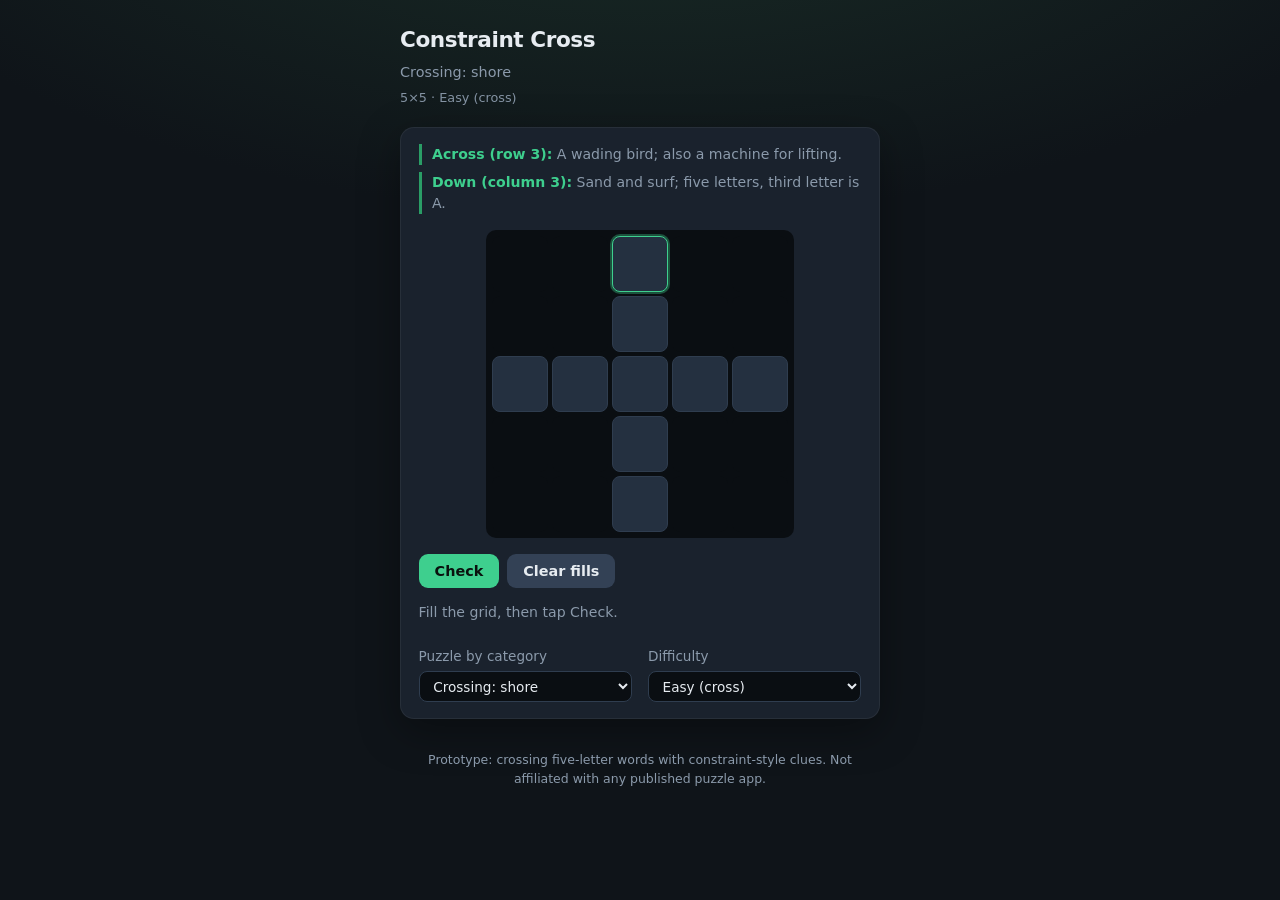
<file: Puzzle/index.html>
<!DOCTYPE html>
<html lang="en">
  <head>
    <meta charset="UTF-8" />
    <meta name="viewport" content="width=device-width, initial-scale=1" />
    <title>Constraint Cross — prototype</title>
    <link rel="stylesheet" href="css/style.css" />
  </head>
  <body>
    <main>
      <header>
        <h1>Constraint Cross</h1>
        <p id="puzzle-title">Loading…</p>
        <p id="puzzle-subtitle" class="subtitle" aria-live="polite"></p>
      </header>

      <section class="panel" aria-label="Puzzle">
        <ul id="clues" class="clues"></ul>
        <div class="grid-wrap">
          <div id="grid" class="grid" role="grid" aria-label="Letter grid"></div>
        </div>
        <div class="actions">
          <button type="button" id="btn-check">Check</button>
          <button type="button" class="secondary" id="btn-clear">Clear fills</button>
        </div>
        <p id="status" class="status" role="status"></p>
        <div class="puzzle-pickers" role="group" aria-label="Puzzle and difficulty">
          <div class="picker-field">
            <label for="puzzle-select">Puzzle by category</label>
            <select id="puzzle-select" aria-label="Choose puzzle"></select>
          </div>
          <div class="picker-field">
            <label for="difficulty-select">Difficulty</label>
            <select id="difficulty-select" aria-label="Choose difficulty"></select>
          </div>
        </div>
      </section>

      <footer>
        Prototype: crossing five-letter words with constraint-style clues. Not affiliated with any published puzzle app.
      </footer>
    </main>
    <script type="module" src="js/app.js"></script>
  </body>
</html>
</file>
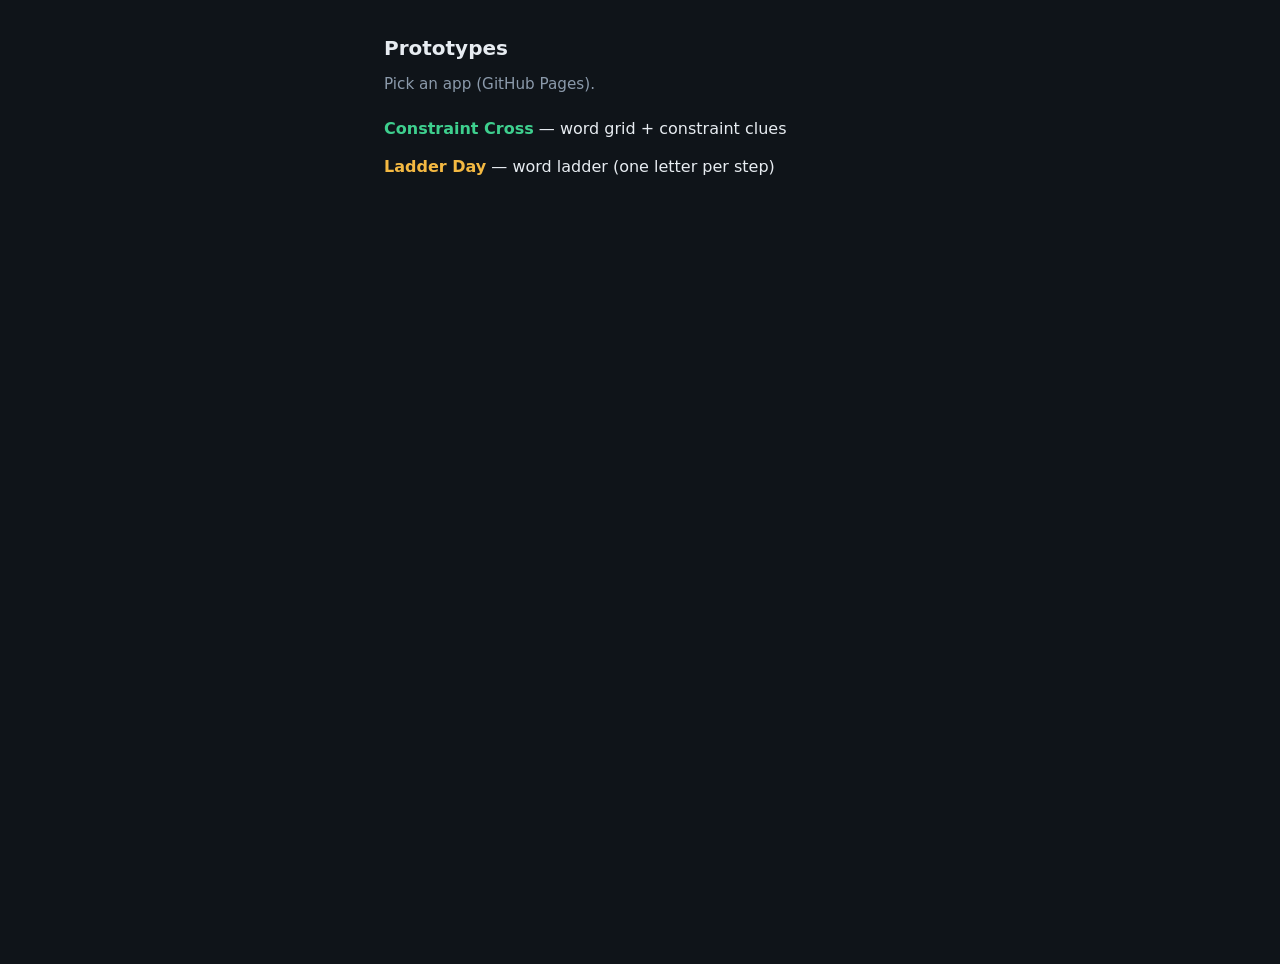
<file: .github/pages-root/index.html>
<!DOCTYPE html>
<html lang="en">
  <head>
    <meta charset="UTF-8" />
    <meta name="viewport" content="width=device-width, initial-scale=1" />
    <title>DeeBlazewick UX — prototypes</title>
    <style>
      :root {
        --bg: #0f1419;
        --text: #e7ecf1;
        --muted: #8b9aab;
        --link: #3ecf8e;
        --link2: #f4b942;
        --font: system-ui, sans-serif;
      }
      body {
        margin: 0;
        min-height: 100vh;
        font-family: var(--font);
        background: var(--bg);
        color: var(--text);
        line-height: 1.6;
        padding: 2rem 1.25rem;
      }
      main {
        max-width: 32rem;
        margin: 0 auto;
      }
      h1 {
        font-size: 1.25rem;
        font-weight: 650;
        margin: 0 0 0.5rem;
      }
      p {
        color: var(--muted);
        font-size: 0.95rem;
        margin: 0 0 1.25rem;
      }
      ul {
        list-style: none;
        padding: 0;
        margin: 0;
      }
      li {
        margin-bottom: 0.75rem;
      }
      a {
        color: var(--link);
        font-weight: 600;
        text-decoration: none;
      }
      a:hover {
        text-decoration: underline;
      }
      a.alt {
        color: var(--link2);
      }
    </style>
  </head>
  <body>
    <main>
      <h1>Prototypes</h1>
      <p>Pick an app (GitHub Pages).</p>
      <ul>
        <li><a href="puzzle/">Constraint Cross</a> — word grid + constraint clues</li>
        <li><a class="alt" href="ladderday/">Ladder Day</a> — word ladder (one letter per step)</li>
      </ul>
    </main>
  </body>
</html>
</file>
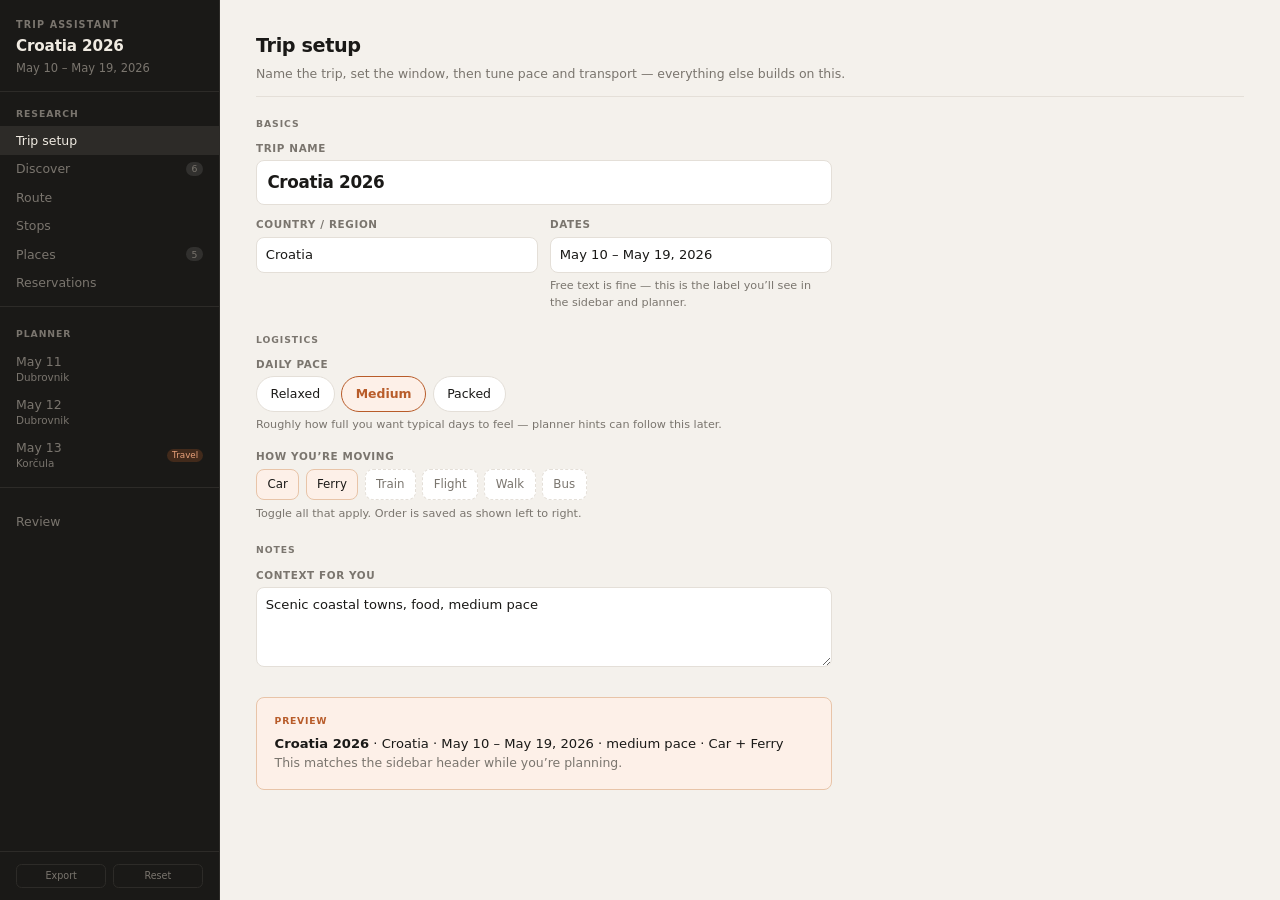
<file: Trip Assistant/prototype-v2.html>
<!DOCTYPE html>
<html lang="en">
<head>
  <meta charset="utf-8" />
  <meta name="viewport" content="width=device-width,initial-scale=1" />
  <title>Trip Assistant v2</title>
  <style>
    :root {
      --sidebar: #1a1917;
      --sidebar-border: #2d2b28;
      --sidebar-muted: #7a756e;
      --sidebar-text: #e2ddd6;
      --sidebar-active-bg: #2d2b28;
      --sidebar-active-text: #f0ebe2;
      --bg: #f4f1ec;
      --surface: #ffffff;
      --border: #e4dfd8;
      --text: #1a1917;
      --muted: #7a756e;
      --accent: #b85c2a;
      --accent-light: #fdf0e8;
      --accent-border: #e8c4a8;
      --green: #2d6a4f;
      --green-light: #ecf7f0;
      --amber-light: #fdf6e3;
      --amber-border: #f0d98a;
      --radius: 0.5rem;
      --shadow: 0 1px 3px rgba(26,25,23,0.07);
    }
    * { box-sizing: border-box; margin: 0; padding: 0; }
    body {
      font-family: ui-sans-serif, system-ui, -apple-system, sans-serif;
      background: var(--bg);
      color: var(--text);
      font-size: 14px;
      line-height: 1.5;
      height: 100vh;
      display: flex;
      overflow: hidden;
    }

    /* ── Sidebar ── */
    .sidebar {
      width: 220px;
      min-width: 220px;
      background: var(--sidebar);
      color: var(--sidebar-text);
      display: flex;
      flex-direction: column;
      height: 100vh;
      overflow-y: auto;
      border-right: 1px solid var(--sidebar-border);
    }
    .sidebar-brand {
      padding: 1.1rem 1rem 0.9rem;
      border-bottom: 1px solid var(--sidebar-border);
    }
    .sidebar-brand .app-name {
      font-size: 0.6rem;
      font-weight: 700;
      letter-spacing: 0.12em;
      text-transform: uppercase;
      color: var(--sidebar-muted);
    }
    .sidebar-brand .trip-name {
      font-size: 0.95rem;
      font-weight: 600;
      color: var(--sidebar-active-text);
      margin-top: 0.2rem;
      letter-spacing: -0.01em;
    }
    .sidebar-brand .trip-dates {
      font-size: 0.72rem;
      color: var(--sidebar-muted);
      margin-top: 0.1rem;
    }
    .sidebar-section {
      padding: 0.9rem 0 0.25rem;
    }
    .sidebar-section-label {
      font-size: 0.58rem;
      font-weight: 700;
      letter-spacing: 0.1em;
      text-transform: uppercase;
      color: var(--sidebar-muted);
      padding: 0 1rem 0.35rem;
    }
    .nav-item {
      display: flex;
      align-items: center;
      justify-content: space-between;
      gap: 0.4rem;
      padding: 0.42rem 1rem;
      font-size: 0.78rem;
      color: var(--sidebar-muted);
      cursor: pointer;
      border-radius: 0;
      border: none;
      background: transparent;
      font-family: inherit;
      width: 100%;
      text-align: left;
    }
    .nav-item:hover { color: var(--sidebar-text); background: rgba(255,255,255,0.04); }
    .nav-item.is-active { color: var(--sidebar-active-text); background: var(--sidebar-active-bg); }
    .nav-item:focus-visible { outline: 2px solid var(--accent); outline-offset: -2px; }
    .nav-item .nav-badge {
      font-size: 0.58rem;
      background: rgba(255,255,255,0.1);
      color: var(--sidebar-muted);
      padding: 0.1rem 0.35rem;
      border-radius: 999px;
    }
    .nav-item.is-active .nav-badge { background: rgba(255,255,255,0.15); color: var(--sidebar-text); }
    .nav-day-stop { font-size: 0.65rem; color: var(--sidebar-muted); }
    .nav-travel-badge {
      font-size: 0.55rem;
      padding: 0.08rem 0.3rem;
      background: rgba(184,92,42,0.25);
      color: #e8a07a;
      border-radius: 999px;
    }
    .sidebar-divider { border-top: 1px solid var(--sidebar-border); margin: 0.35rem 0; }
    .sidebar-footer {
      margin-top: auto;
      padding: 0.75rem 1rem;
      border-top: 1px solid var(--sidebar-border);
      display: flex;
      gap: 0.4rem;
    }
    .sidebar-footer button {
      flex: 1;
      font-size: 0.6rem;
      padding: 0.35rem 0;
      border-radius: 0.35rem;
      border: 1px solid var(--sidebar-border);
      background: transparent;
      color: var(--sidebar-muted);
      cursor: pointer;
      font-family: inherit;
    }
    .sidebar-footer button:hover { color: var(--sidebar-text); border-color: #4a4640; }

    /* ── Main ── */
    .main {
      flex: 1;
      overflow-y: auto;
      padding: 2rem 2.25rem 3rem;
      min-width: 0;
    }
    .panel { display: none; }
    .panel.is-active { display: block; animation: fadein 0.1s ease; }
    @keyframes fadein { from { opacity: 0; } to { opacity: 1; } }

    .panel-header {
      margin-bottom: 1.25rem;
      padding-bottom: 0.75rem;
      border-bottom: 1px solid var(--border);
    }
    .panel-header h1 {
      font-size: 1.2rem;
      font-weight: 600;
      letter-spacing: -0.02em;
    }
    .panel-header p {
      font-size: 0.78rem;
      color: var(--muted);
      margin-top: 0.25rem;
    }

    /* ── Generic atoms ── */
    .row2 { display: grid; grid-template-columns: 1fr 1fr; gap: 0.75rem; }
    .col-full { grid-column: 1 / -1; }

    label {
      display: block;
      font-size: 0.65rem;
      font-weight: 700;
      text-transform: uppercase;
      letter-spacing: 0.06em;
      color: var(--muted);
      margin-bottom: 0.25rem;
    }
    input, textarea, select {
      width: 100%;
      border: 1px solid var(--border);
      border-radius: var(--radius);
      padding: 0.45rem 0.55rem;
      font: inherit;
      font-size: 0.82rem;
      background: var(--surface);
      color: var(--text);
    }
    input:focus-visible, textarea:focus-visible, select:focus-visible {
      outline: 2px solid var(--accent);
      outline-offset: 0;
      border-color: transparent;
    }
    textarea { min-height: 80px; resize: vertical; }

    .btn {
      display: inline-flex;
      align-items: center;
      gap: 0.35rem;
      font: inherit;
      font-size: 0.75rem;
      font-weight: 500;
      padding: 0.4rem 0.75rem;
      border-radius: var(--radius);
      border: 1px solid var(--border);
      background: var(--surface);
      color: var(--text);
      cursor: pointer;
    }
    .btn:hover { background: var(--bg); }
    .btn:focus-visible { outline: 2px solid var(--accent); outline-offset: 2px; }
    .btn:disabled { opacity: 0.4; cursor: not-allowed; }
    .btn-accent {
      background: var(--accent);
      color: #fff;
      border-color: var(--accent);
    }
    .btn-accent:hover { opacity: 0.9; background: var(--accent); }

    .chip {
      display: inline-block;
      font-size: 0.62rem;
      font-weight: 600;
      padding: 0.12rem 0.45rem;
      border-radius: 999px;
      border: 1px solid var(--border);
      background: var(--bg);
      color: var(--muted);
    }
    .chip-must { background: var(--text); color: #fff; border-color: var(--text); }
    .chip-want { background: #e8e4dc; color: #4a4640; border-color: #d4cfc7; }
    .chip-maybe { background: var(--surface); color: var(--muted); }
    .chip-accent { background: var(--accent-light); color: var(--accent); border-color: var(--accent-border); }
    .chip-green { background: var(--green-light); color: var(--green); border-color: #b7dfcb; }

    /* ── Discover ── */
    .discover-filters { display: flex; flex-wrap: wrap; gap: 0.35rem; margin-bottom: 0.9rem; }
    .discover-filters button {
      font: inherit; font-size: 0.7rem; font-weight: 500;
      padding: 0.3rem 0.6rem;
      border-radius: 999px;
      border: 1px solid var(--border);
      background: var(--surface);
      color: var(--muted);
      cursor: pointer;
    }
    .discover-filters button:hover { color: var(--text); border-color: #c8c3ba; }
    .discover-filters button:focus-visible { outline: 2px solid var(--accent); outline-offset: 2px; }
    .discover-filters button[data-active="true"] {
      background: var(--accent); color: #fff; border-color: var(--accent);
    }
    .rec-grid { display: grid; grid-template-columns: repeat(auto-fill, minmax(280px, 1fr)); gap: 0.65rem; }
    .rec-card { background: var(--surface); border: 1px solid var(--border); border-radius: var(--radius); padding: 0.85rem 0.9rem; }
    .rec-card[hidden] { display: none !important; }
    .rec-card.is-saved { display: none !important; }
    .rec-card-top { display: flex; align-items: flex-start; justify-content: space-between; gap: 0.5rem; }
    .rec-title { font-size: 0.85rem; font-weight: 600; line-height: 1.3; }
    .rec-meta { font-size: 0.72rem; color: var(--muted); margin-top: 0.15rem; }
    .rec-why { font-size: 0.75rem; color: #5a5550; margin-top: 0.4rem; line-height: 1.4; }
    .rec-tags { display: flex; flex-wrap: wrap; gap: 0.25rem; margin-top: 0.5rem; }
    .rec-save { margin-top: 0.6rem; padding-top: 0.5rem; border-top: 1px solid #f4f1ec; display: flex; justify-content: flex-end; }
    .detour-badge { font-size: 0.58rem; font-weight: 700; text-transform: uppercase; letter-spacing: 0.05em; color: var(--muted); white-space: nowrap; margin-top: 0.1rem; }
    #discover-empty { display: none; font-size: 0.8rem; color: var(--muted); padding: 1.5rem; text-align: center; border: 1px dashed var(--border); border-radius: var(--radius); }
    #discover-empty.is-visible { display: block; }

    /* ── Routes ── */
    .route-grid { display: grid; grid-template-columns: repeat(3, 1fr); gap: 0.65rem; }
    .route-card {
      border: 1px solid var(--border);
      border-radius: var(--radius);
      background: var(--surface);
      padding: 0.85rem 0.9rem;
      cursor: pointer;
    }
    .route-card:focus-visible { outline: 2px solid var(--accent); outline-offset: 2px; }
    .route-card.is-selected { border-color: var(--accent); background: var(--accent-light); }
    .route-card h3 { font-size: 0.85rem; font-weight: 600; }
    .route-path { font-size: 0.72rem; font-weight: 600; color: var(--text); margin: 0.3rem 0; }
    .route-desc { font-size: 0.75rem; color: var(--muted); }
    .route-detail { margin-top: 0.9rem; padding: 0.85rem 1rem; border: 1px solid var(--border); border-radius: var(--radius); background: var(--surface); }
    .route-detail h3 { font-size: 0.82rem; font-weight: 600; margin-bottom: 0.6rem; }
    .detail-cols { display: grid; grid-template-columns: 1fr 1fr; gap: 1rem; }
    .detail-cols ul { list-style: disc; padding-left: 1rem; font-size: 0.78rem; }
    .detail-cols li { margin: 0.2rem 0; }
    .detail-label { font-size: 0.6rem; font-weight: 700; text-transform: uppercase; letter-spacing: 0.06em; color: var(--muted); margin-bottom: 0.3rem; }
    .detail-cons li { color: var(--muted); }

    /* ── Stops ── */
    .stop-list { border: 1px solid var(--border); border-radius: var(--radius); overflow: hidden; background: var(--surface); }
    .stop-row {
      display: grid;
      grid-template-columns: 2rem 1.5fr 0.8fr 1fr 1fr;
      gap: 0.5rem;
      align-items: center;
      padding: 0.7rem 0.9rem;
      border-bottom: 1px solid var(--border);
      font-size: 0.8rem;
    }
    .stop-row:last-child { border-bottom: none; }
    .stop-row.header {
      background: var(--bg);
      font-size: 0.6rem;
      font-weight: 700;
      text-transform: uppercase;
      letter-spacing: 0.06em;
      color: var(--muted);
    }
    .stop-num { font-size: 0.7rem; font-weight: 700; color: var(--muted); font-variant-numeric: tabular-nums; }
    .stop-name { font-weight: 600; }
    .stop-cell { color: var(--muted); font-size: 0.76rem; }
    .stop-glance { margin-top: 0.9rem; display: grid; grid-template-columns: repeat(3, 1fr); gap: 0.65rem; }
    .glance-card { background: var(--surface); border: 1px solid var(--border); border-radius: var(--radius); padding: 0.65rem 0.75rem; }
    .glance-card h4 { font-size: 0.78rem; font-weight: 600; }
    .glance-card p { font-size: 0.72rem; color: var(--muted); margin-top: 0.15rem; }

    /* ── Places ── */
    .places-toolbar { display: flex; gap: 0.5rem; align-items: center; margin-bottom: 0.75rem; }
    .places-toolbar input { max-width: 18rem; }
    .place-list { border: 1px solid var(--border); border-radius: var(--radius); overflow: hidden; background: var(--surface); }
    .place-row-item {
      display: grid;
      grid-template-columns: 2fr 0.9fr 0.6fr 0.6fr 1fr;
      gap: 0.5rem;
      align-items: center;
      padding: 0.58rem 0.9rem;
      border-bottom: 1px solid #f4f1ec;
      font-size: 0.78rem;
    }
    .place-row-item:last-child { border-bottom: none; }
    .place-row-item.header {
      background: var(--bg);
      font-size: 0.6rem;
      font-weight: 700;
      text-transform: uppercase;
      letter-spacing: 0.06em;
      color: var(--muted);
      padding: 0.45rem 0.9rem;
    }
    .place-row-item[hidden] { display: none !important; }
    .place-name { font-weight: 500; }
    .place-cell { color: var(--muted); }
    .quick-add-bar { margin-top: 0.9rem; background: var(--surface); border: 1px solid var(--border); border-radius: var(--radius); padding: 0.75rem 0.9rem; }
    .quick-add-bar h4 { font-size: 0.75rem; font-weight: 600; margin-bottom: 0.55rem; }
    .quick-row { display: grid; grid-template-columns: 1.5fr 0.9fr 0.7fr auto; gap: 0.5rem; align-items: end; }

    /* ── Reservations ── */
    .res-list { display: flex; flex-direction: column; gap: 0.5rem; }
    .res-row { display: grid; grid-template-columns: 5rem 5rem 1.5fr 1fr 0.8fr; gap: 0.75rem; align-items: center; background: var(--surface); border: 1px solid var(--border); border-radius: var(--radius); padding: 0.65rem 0.9rem; font-size: 0.8rem; }
    .res-date { font-weight: 600; font-size: 0.8rem; }
    .res-time { color: var(--muted); }
    .res-title { font-weight: 500; }
    .res-stop { color: var(--muted); }

    /* ── Planner (day view) ── */
    .day-header { margin-bottom: 1rem; }
    .day-header h1 { font-size: 1.15rem; font-weight: 600; }
    .day-header .day-base { font-size: 0.8rem; color: var(--muted); margin-top: 0.1rem; }
    .travel-notice { font-size: 0.75rem; color: #92400e; background: var(--amber-light); border: 1px solid var(--amber-border); border-radius: var(--radius); padding: 0.4rem 0.65rem; margin-bottom: 0.75rem; }
    .bucket-cols { display: grid; grid-template-columns: repeat(3, 1fr); gap: 0.65rem; margin-bottom: 0.9rem; }
    .bucket {
      border: 1px solid var(--border);
      border-radius: var(--radius);
      background: var(--surface);
      overflow: hidden;
    }
    .bucket-head {
      background: var(--bg);
      border-bottom: 1px solid var(--border);
      padding: 0.5rem 0.75rem;
      display: flex;
      align-items: center;
      justify-content: space-between;
    }
    .bucket-head-label { font-size: 0.65rem; font-weight: 700; text-transform: uppercase; letter-spacing: 0.07em; color: var(--muted); }
    .bucket-head-hint { font-size: 0.6rem; color: #b0a89e; }
    .bucket-count { font-size: 0.6rem; color: var(--muted); background: var(--border); padding: 0.08rem 0.35rem; border-radius: 999px; }
    .bucket-items { padding: 0.4rem 0; min-height: 3rem; }
    .bucket-item { display: flex; align-items: flex-start; justify-content: space-between; gap: 0.4rem; padding: 0.35rem 0.75rem; font-size: 0.75rem; border-bottom: 1px solid #f4f1ec; }
    .bucket-item:last-child { border-bottom: none; }
    .bucket-item-text { flex: 1; min-width: 0; }
    .bucket-item-time { font-size: 0.65rem; font-weight: 600; font-variant-numeric: tabular-nums; color: var(--muted); width: 2.5rem; flex-shrink: 0; }
    .bucket-item-kind { font-size: 0.55rem; background: var(--bg); color: var(--muted); padding: 0.08rem 0.3rem; border-radius: 999px; white-space: nowrap; }
    .bucket-empty { padding: 0.6rem 0.75rem; font-size: 0.72rem; color: #b0a89e; }
    .rm-btn { border: none; background: transparent; color: #b0a89e; cursor: pointer; font-size: 0.85rem; line-height: 1; padding: 0 0.15rem; flex-shrink: 0; }
    .rm-btn:hover { color: #b91c1c; }
    .bucket-dyn-wrap { padding: 0; }

    .planner-bottom { display: grid; grid-template-columns: 1fr auto; gap: 0.75rem; align-items: start; }
    .available-panel { background: var(--surface); border: 1px solid var(--border); border-radius: var(--radius); padding: 0.75rem 0.85rem; min-width: 220px; }
    .available-panel h4 { font-size: 0.65rem; font-weight: 700; text-transform: uppercase; letter-spacing: 0.07em; color: var(--muted); margin-bottom: 0.5rem; }
    .avail-item { display: flex; align-items: center; justify-content: space-between; gap: 0.5rem; padding: 0.4rem 0; border-bottom: 1px solid #f4f1ec; font-size: 0.75rem; }
    .avail-item:last-child { border-bottom: none; }
    .rebuild-bar { display: flex; align-items: center; gap: 0.5rem; }

    /* ── Review ── */
    .review-checks { display: flex; flex-direction: column; gap: 0.5rem; }
    .check-row { display: flex; align-items: flex-start; gap: 0.65rem; padding: 0.65rem 0.85rem; border-radius: var(--radius); border: 1px solid var(--border); background: var(--surface); font-size: 0.8rem; }
    .check-icon { font-size: 1rem; flex-shrink: 0; margin-top: 0.05rem; }
    .check-title { font-weight: 600; margin-bottom: 0.1rem; }
    .check-desc { font-size: 0.73rem; color: var(--muted); }
    .check-row.is-warn { border-color: var(--amber-border); background: var(--amber-light); }
    .check-row.is-ok { border-color: #b7dfcb; background: var(--green-light); }
    .flow-note { margin-top: 1.1rem; font-size: 0.72rem; color: var(--muted); line-height: 1.6; border-left: 2px solid var(--border); padding-left: 0.75rem; }

    /* ── Trip setup ── */
    .label-row {
      display: block;
      font-size: 0.65rem;
      font-weight: 700;
      text-transform: uppercase;
      letter-spacing: 0.06em;
      color: var(--muted);
      margin-bottom: 0.25rem;
    }
    .trip-setup { max-width: 36rem; }
    .trip-setup-section { margin-bottom: 1.35rem; }
    .trip-setup-section:last-of-type { margin-bottom: 0; }
    .trip-setup-title {
      font-size: 0.58rem;
      font-weight: 700;
      letter-spacing: 0.1em;
      text-transform: uppercase;
      color: var(--muted);
      margin-bottom: 0.65rem;
    }
    .trip-name-hero input {
      font-size: 1.05rem;
      font-weight: 600;
      letter-spacing: -0.02em;
      padding: 0.55rem 0.65rem;
    }
    .field-hint {
      font-size: 0.7rem;
      color: var(--muted);
      margin-top: 0.35rem;
      line-height: 1.45;
    }
    .pace-seg {
      display: flex;
      flex-wrap: wrap;
      gap: 0.4rem;
    }
    .pace-btn {
      font: inherit;
      font-size: 0.78rem;
      padding: 0.45rem 0.85rem;
      border-radius: 999px;
      border: 1px solid var(--border);
      background: var(--surface);
      color: var(--text);
      cursor: pointer;
    }
    .pace-btn:hover { border-color: #c9c2b8; background: var(--bg); }
    .pace-btn[aria-pressed="true"] {
      border-color: var(--accent);
      background: var(--accent-light);
      color: var(--accent);
      font-weight: 600;
    }
    .pace-btn:focus-visible { outline: 2px solid var(--accent); outline-offset: 2px; }
    .transport-chips { display: flex; flex-wrap: wrap; gap: 0.4rem; }
    .transport-btn {
      font: inherit;
      font-size: 0.74rem;
      padding: 0.35rem 0.65rem;
      border-radius: var(--radius);
      border: 1px dashed var(--border);
      background: var(--surface);
      color: var(--muted);
      cursor: pointer;
    }
    .transport-btn:hover { color: var(--text); border-color: #c9c2b8; border-style: solid; }
    .transport-btn[aria-pressed="true"] {
      border-style: solid;
      border-color: var(--accent-border);
      background: var(--accent-light);
      color: var(--text);
      font-weight: 500;
    }
    .transport-btn:focus-visible { outline: 2px solid var(--accent); outline-offset: 2px; }
    .trip-preview {
      margin-top: 1.5rem;
      padding: 1rem 1.1rem;
      border-radius: var(--radius);
      border: 1px solid var(--accent-border);
      background: var(--accent-light);
    }
    .trip-preview-label {
      font-size: 0.58rem;
      font-weight: 700;
      letter-spacing: 0.08em;
      text-transform: uppercase;
      color: var(--accent);
      margin-bottom: 0.35rem;
    }
    .trip-preview-body { font-size: 0.82rem; line-height: 1.5; color: var(--text); }
    .trip-preview-body .muted { color: var(--muted); font-size: 0.78rem; }

    /* ── Toast ── */
    .toast { position: fixed; bottom: 1rem; right: 1rem; background: var(--sidebar); color: var(--sidebar-text); font-size: 0.78rem; padding: 0.55rem 0.85rem; border-radius: var(--radius); opacity: 0; transform: translateY(6px); pointer-events: none; transition: opacity 0.18s, transform 0.18s; z-index: 999; }
    .toast.is-on { opacity: 1; transform: translateY(0); }
  </style>
</head>
<body>

  <!-- SIDEBAR -->
  <nav class="sidebar" aria-label="Navigation">
    <div class="sidebar-brand">
      <p class="app-name">Trip Assistant</p>
      <p class="trip-name" id="sb-trip-name">Croatia 2026</p>
      <p class="trip-dates" id="sb-trip-dates">May 10 – May 19, 2026</p>
    </div>

    <div class="sidebar-section">
      <p class="sidebar-section-label">Research</p>
      <button class="nav-item" data-view="trip">Trip setup</button>
      <button class="nav-item" data-view="discover">Discover <span class="nav-badge" id="sb-disc-count">6</span></button>
      <button class="nav-item" data-view="route">Route</button>
      <button class="nav-item" data-view="stops">Stops</button>
      <button class="nav-item" data-view="places">Places <span class="nav-badge" id="sb-places-count">5</span></button>
      <button class="nav-item" data-view="reservations">Reservations</button>
    </div>

    <div class="sidebar-divider"></div>

    <div class="sidebar-section">
      <p class="sidebar-section-label">Planner</p>
      <button class="nav-item" data-view="day-may11">
        <span>
          May 11<br><span class="nav-day-stop">Dubrovnik</span>
        </span>
      </button>
      <button class="nav-item" data-view="day-may12">
        <span>
          May 12<br><span class="nav-day-stop">Dubrovnik</span>
        </span>
      </button>
      <button class="nav-item" data-view="day-may13">
        <span>
          May 13<br><span class="nav-day-stop">Korčula</span>
        </span>
        <span class="nav-travel-badge">Travel</span>
      </button>
    </div>

    <div class="sidebar-divider"></div>

    <div class="sidebar-section">
      <button class="nav-item" data-view="review">Review</button>
    </div>

    <div class="sidebar-footer">
      <button id="btn-export" title="Copy state JSON">Export</button>
      <button id="btn-reset" title="Reset data">Reset</button>
    </div>
  </nav>

  <!-- MAIN -->
  <main class="main">

    <!-- Trip setup -->
    <section class="panel" id="view-trip">
      <div class="panel-header">
        <h1>Trip setup</h1>
        <p>Name the trip, set the window, then tune pace and transport — everything else builds on this.</p>
      </div>
      <div class="trip-setup">
        <div class="trip-setup-section">
          <p class="trip-setup-title">Basics</p>
          <div class="row2">
            <div class="col-full trip-name-hero">
              <label for="t-name">Trip name</label>
              <input id="t-name" type="text" value="Croatia 2026" autocomplete="off" placeholder="e.g. Croatia 2026" />
            </div>
            <div>
              <label for="t-country">Country / region</label>
              <input id="t-country" type="text" value="Croatia" autocomplete="off" />
            </div>
            <div>
              <label for="t-dates">Dates</label>
              <input id="t-dates" type="text" value="May 10 – May 19, 2026" autocomplete="off" placeholder="May 10 – May 19, 2026" />
              <p class="field-hint">Free text is fine — this is the label you’ll see in the sidebar and planner.</p>
            </div>
          </div>
        </div>

        <div class="trip-setup-section">
          <p class="trip-setup-title">Logistics</p>
          <input type="hidden" id="t-pace" value="Medium" />
          <input type="hidden" id="t-transport" value="Car + Ferry" />
          <div style="margin-bottom: 1rem">
            <span class="label-row" id="pace-label">Daily pace</span>
            <div class="pace-seg" role="group" aria-labelledby="pace-label">
              <button type="button" class="pace-btn" data-pace="Relaxed">Relaxed</button>
              <button type="button" class="pace-btn" data-pace="Medium">Medium</button>
              <button type="button" class="pace-btn" data-pace="Packed">Packed</button>
            </div>
            <p class="field-hint">Roughly how full you want typical days to feel — planner hints can follow this later.</p>
          </div>
          <div>
            <span class="label-row" id="transport-label">How you’re moving</span>
            <div class="transport-chips" role="group" aria-labelledby="transport-label" id="transport-chips"></div>
            <p class="field-hint">Toggle all that apply. Order is saved as shown left to right.</p>
          </div>
        </div>

        <div class="trip-setup-section">
          <p class="trip-setup-title">Notes</p>
          <label for="t-notes">Context for you</label>
          <textarea id="t-notes" placeholder="Themes, must-haves, things to avoid…">Scenic coastal towns, food, medium pace</textarea>
        </div>

        <div class="trip-preview" aria-live="polite">
          <p class="trip-preview-label">Preview</p>
          <p class="trip-preview-body" id="trip-setup-preview"></p>
        </div>
      </div>
    </section>

    <!-- Discover -->
    <section class="panel" id="view-discover">
      <div class="panel-header">
        <h1>Discover</h1>
        <p>Filter by tag. <strong>Save to places</strong> removes the card from here and adds it to Places.</p>
      </div>
      <div class="discover-filters" id="disc-filters">
        <button data-filter="all" data-active="true">All</button>
        <button data-filter="scenic">Scenic</button>
        <button data-filter="food">Food</button>
        <button data-filter="must-see">Must-see</button>
        <button data-filter="worth-detour">Worth-detour</button>
        <button data-filter="low-effort">Low-effort</button>
        <button data-filter="full-day">Full-day</button>
      </div>
      <div id="disc-empty" class="discover-empty">All saved — see Places or reset.</div>
      <div class="rec-grid" id="rec-list">
        <div class="rec-card" data-rec-id="lokrum" data-tags="scenic low-effort half-day" data-location="Dubrovnik" data-kind="Day trip" data-duration="4h">
          <div class="rec-card-top">
            <div><p class="rec-title">Lokrum Island</p><p class="rec-meta">Dubrovnik · Day trip · 4h</p></div>
            <span class="detour-badge">Low detour</span>
          </div>
          <p class="rec-why">Easy island escape — botanical walks, swimming, no car needed.</p>
          <div class="rec-tags"><span class="chip">scenic</span><span class="chip">low-effort</span><span class="chip">half-day</span></div>
          <div class="rec-save"><button class="btn btn-accent btn-save-rec">Save to places</button></div>
        </div>
        <div class="rec-card" data-rec-id="bota" data-tags="food worth-detour midday" data-location="Ston" data-kind="Restaurant" data-duration="1.5h">
          <div class="rec-card-top">
            <div><p class="rec-title">Bota Šare Oyster Lunch</p><p class="rec-meta">Ston · Restaurant · 1.5h</p></div>
            <span class="detour-badge">Med detour</span>
          </div>
          <p class="rec-why">Renowned oysters when the coastal road passes Ston.</p>
          <div class="rec-tags"><span class="chip">food</span><span class="chip">worth-detour</span></div>
          <div class="rec-save"><button class="btn btn-accent btn-save-rec">Save to places</button></div>
        </div>
        <div class="rec-card" data-rec-id="marjan" data-tags="scenic low-effort evening" data-location="Split" data-kind="Scenic" data-duration="2h">
          <div class="rec-card-top">
            <div><p class="rec-title">Marjan Hill Sunset</p><p class="rec-meta">Split · Scenic · 2h</p></div>
            <span class="detour-badge">Low detour</span>
          </div>
          <p class="rec-why">Golden views without a long hike.</p>
          <div class="rec-tags"><span class="chip">scenic</span><span class="chip">low-effort</span><span class="chip">evening</span></div>
          <div class="rec-save"><button class="btn btn-accent btn-save-rec">Save to places</button></div>
        </div>
        <div class="rec-card" data-rec-id="bluecave" data-tags="full-day must-see high-effort" data-location="Split" data-kind="Day trip" data-duration="8h">
          <div class="rec-card-top">
            <div><p class="rec-title">Blue Cave boat day</p><p class="rec-meta">Split · Day trip · 8h</p></div>
            <span class="detour-badge">High detour</span>
          </div>
          <p class="rec-why">Classic island-hopping — book ahead, full day.</p>
          <div class="rec-tags"><span class="chip">full-day</span><span class="chip">must-see</span></div>
          <div class="rec-save"><button class="btn btn-accent btn-save-rec">Save to places</button></div>
        </div>
        <div class="rec-card" data-rec-id="breakfast" data-tags="food low-effort morning" data-location="Dubrovnik" data-kind="Restaurant" data-duration="1h">
          <div class="rec-card-top">
            <div><p class="rec-title">Old Town breakfast lane</p><p class="rec-meta">Dubrovnik · Restaurant · 1h</p></div>
            <span class="detour-badge">Low detour</span>
          </div>
          <p class="rec-why">Quiet lanes before midday crowds peak.</p>
          <div class="rec-tags"><span class="chip">food</span><span class="chip">low-effort</span><span class="chip">morning</span></div>
          <div class="rec-save"><button class="btn btn-accent btn-save-rec">Save to places</button></div>
        </div>
        <div class="rec-card" data-rec-id="klis" data-tags="scenic worth-detour afternoon" data-location="Split" data-kind="Attraction" data-duration="2.5h">
          <div class="rec-card-top">
            <div><p class="rec-title">Klis Fortress</p><p class="rec-meta">Split · Attraction · 2.5h</p></div>
            <span class="detour-badge">Med detour</span>
          </div>
          <p class="rec-why">Panoramas over Split and the coast.</p>
          <div class="rec-tags"><span class="chip">scenic</span><span class="chip">worth-detour</span></div>
          <div class="rec-save"><button class="btn btn-accent btn-save-rec">Save to places</button></div>
        </div>
      </div>
    </section>

    <!-- Route -->
    <section class="panel" id="view-route">
      <div class="panel-header">
        <h1>Route</h1>
        <p>Pick one shape for the trip. Pros and tradeoffs update below.</p>
      </div>
      <div class="route-grid" id="route-list">
        <div class="route-card is-selected" data-route="coastal" role="button" tabindex="0">
          <h3>Coastal balance</h3>
          <p class="route-path">Dubrovnik → Korčula → Split</p>
          <p class="route-desc">Best mix of islands and city without rushing.</p>
        </div>
        <div class="route-card" data-route="less" role="button" tabindex="0">
          <h3>Less switching</h3>
          <p class="route-path">Dubrovnik → Split</p>
          <p class="route-desc">Fewer moves; more time in fewer bases.</p>
        </div>
        <div class="route-card" data-route="loop" role="button" tabindex="0">
          <h3>Ambitious loop</h3>
          <p class="route-path">Dubrovnik → Korčula → Hvar → Split</p>
          <p class="route-desc">Maximum scenery, higher pace.</p>
        </div>
      </div>
      <div class="route-detail">
        <h3 id="rd-title">Coastal balance</h3>
        <p id="rd-summary" style="font-size:0.76rem; color:var(--muted); margin-bottom:0.65rem">Best mix of islands and city without rushing.</p>
        <div class="detail-cols">
          <div>
            <p class="detail-label">Pros</p>
            <ul id="rd-pros">
              <li>Two island bases</li>
              <li>Ferry rhythm fits medium pace</li>
              <li>Korčula breaks up the drive</li>
            </ul>
          </div>
          <div>
            <p class="detail-label">Tradeoffs</p>
            <ul id="rd-cons" class="detail-cons">
              <li>One extra ferry hop</li>
              <li>Luggage moves more often</li>
            </ul>
          </div>
        </div>
      </div>
    </section>

    <!-- Stops -->
    <section class="panel" id="view-stops">
      <div class="panel-header">
        <h1>Stops</h1>
        <p>Ordered bases — nights, stay, how you arrive.</p>
      </div>
      <div class="stop-list">
        <div class="stop-row header">
          <div></div>
          <div>Stop</div>
          <div>Nights</div>
          <div>Stay</div>
          <div>Transit in</div>
        </div>
        <div class="stop-row">
          <div class="stop-num">01</div>
          <div class="stop-name">Dubrovnik</div>
          <div class="stop-cell">3 nights</div>
          <div class="stop-cell">Old Town Apartment</div>
          <div class="stop-cell">Arrival</div>
        </div>
        <div class="stop-row">
          <div class="stop-num">02</div>
          <div class="stop-name">Korčula</div>
          <div class="stop-cell">2 nights</div>
          <div class="stop-cell">Seafront Guesthouse</div>
          <div class="stop-cell">Ferry from Dubrovnik</div>
        </div>
        <div class="stop-row">
          <div class="stop-num">03</div>
          <div class="stop-name">Split</div>
          <div class="stop-cell">4 nights</div>
          <div class="stop-cell">Diocletian Palace Studio</div>
          <div class="stop-cell">Ferry from Korčula</div>
        </div>
      </div>
      <div class="stop-glance">
        <div class="glance-card">
          <h4>Dubrovnik</h4>
          <p>3 places · 1 reservation</p>
        </div>
        <div class="glance-card">
          <h4>Korčula</h4>
          <p>1 place · ferry anchor</p>
        </div>
        <div class="glance-card">
          <h4>Split</h4>
          <p>1 place · 1 reservation</p>
        </div>
      </div>
    </section>

    <!-- Places -->
    <section class="panel" id="view-places">
      <div class="panel-header">
        <h1>Places</h1>
        <p>Research inbox. Search filters the list; quick-add at the bottom.</p>
      </div>
      <div class="places-toolbar">
        <input id="place-search" type="search" placeholder="Search places…" autocomplete="off" />
      </div>
      <div class="place-list">
        <div class="place-row-item header">
          <div>Name</div><div>Stop</div><div>Priority</div><div>Time</div><div>Source</div>
        </div>
        <div class="place-row-item" data-place-id="walls" data-search="dubrovnik city walls dubrovnik attraction must 2h blog">
          <div class="place-name">Dubrovnik City Walls</div>
          <div class="place-cell">Dubrovnik</div>
          <div><span class="chip chip-must">must</span></div>
          <div class="place-cell">2h</div>
          <div class="place-cell">Blog shortlist</div>
        </div>
        <div class="place-row-item" data-place-id="buza" data-search="buza bar dubrovnik food drink want 1.5h youtube">
          <div class="place-name">Buza Bar</div>
          <div class="place-cell">Dubrovnik</div>
          <div><span class="chip chip-want">want</span></div>
          <div class="place-cell">1.5h</div>
          <div class="place-cell">YouTube</div>
        </div>
        <div class="place-row-item" data-place-id="korcula" data-search="korcula old town korčula neighborhood must 3h manual">
          <div class="place-name">Korčula Old Town</div>
          <div class="place-cell">Korčula</div>
          <div><span class="chip chip-must">must</span></div>
          <div class="place-cell">3h</div>
          <div class="place-cell">Manual</div>
        </div>
        <div class="place-row-item" data-place-id="ston" data-search="ston oyster stop between stops scenic maybe 1h influencer">
          <div class="place-name">Ston Oyster Stop</div>
          <div class="place-cell">Between stops</div>
          <div><span class="chip chip-maybe">maybe</span></div>
          <div class="place-cell">1h</div>
          <div class="place-cell">Influencer</div>
        </div>
        <div class="place-row-item" data-place-id="palace" data-search="diocletian palace split attraction must 2h trip notes">
          <div class="place-name">Diocletian Palace</div>
          <div class="place-cell">Split</div>
          <div><span class="chip chip-must">must</span></div>
          <div class="place-cell">2h</div>
          <div class="place-cell">Trip notes</div>
        </div>
      </div>
      <div class="quick-add-bar">
        <h4>Quick add</h4>
        <form class="quick-row" id="quick-add-form" action="javascript:void(0)">
          <div><label for="qa-name">Name</label><input id="qa-name" placeholder="Place name" required /></div>
          <div>
            <label for="qa-stop">Stop</label>
            <select id="qa-stop">
              <option>Dubrovnik</option><option>Korčula</option><option>Split</option><option>Between stops</option>
            </select>
          </div>
          <div>
            <label for="qa-prio">Priority</label>
            <select id="qa-prio"><option value="must">must</option><option value="want" selected>want</option><option value="maybe">maybe</option></select>
          </div>
          <div><label>&nbsp;</label><button type="submit" class="btn btn-accent">Add</button></div>
        </form>
      </div>
    </section>

    <!-- Reservations -->
    <section class="panel" id="view-reservations">
      <div class="panel-header">
        <h1>Reservations</h1>
        <p>Fixed commitments — anchors on the planner timeline.</p>
      </div>
      <div class="res-list">
        <div class="res-row header" style="background:var(--bg);font-size:0.6rem;font-weight:700;text-transform:uppercase;letter-spacing:0.06em;color:var(--muted)">
          <div>Date</div><div>Time</div><div>What</div><div>Where</div><div>Type</div>
        </div>
        <div class="res-row">
          <div class="res-date">May 11</div>
          <div class="res-time">18:00</div>
          <div class="res-title">Sunset Food Tour</div>
          <div class="res-stop">Dubrovnik</div>
          <div><span class="chip">Tour</span></div>
        </div>
        <div class="res-row">
          <div class="res-date">May 13</div>
          <div class="res-time">10:30</div>
          <div class="res-title">Ferry to Korčula</div>
          <div class="res-stop">Transit</div>
          <div><span class="chip">Ferry</span></div>
        </div>
        <div class="res-row">
          <div class="res-date">May 17</div>
          <div class="res-time">20:00</div>
          <div class="res-title">Dinner reservation</div>
          <div class="res-stop">Split</div>
          <div><span class="chip">Restaurant</span></div>
        </div>
      </div>
    </section>

    <!-- Day: May 11 -->
    <section class="panel" id="view-day-may11">
      <div class="day-header">
        <h1>May 11</h1>
        <p class="day-base">Dubrovnik · Regular day</p>
      </div>
      <div class="bucket-cols">
        <div class="bucket">
          <div class="bucket-head">
            <span class="bucket-head-label">Morning</span>
            <span class="bucket-head-hint">Before noon</span>
            <span class="bucket-count" data-cnt="may11-morning">1</span>
          </div>
          <div class="bucket-items">
            <div class="bucket-item"><span class="bucket-item-time">09:00</span><span class="bucket-item-text">Old Town stroll</span><span class="bucket-item-kind">custom</span></div>
          </div>
        </div>
        <div class="bucket">
          <div class="bucket-head">
            <span class="bucket-head-label">Afternoon</span>
            <span class="bucket-head-hint">12–17</span>
            <span class="bucket-count" data-cnt="may11-afternoon">1</span>
          </div>
          <div class="bucket-items">
            <div class="bucket-item"><span class="bucket-item-time">14:00</span><span class="bucket-item-text">City Walls</span><span class="bucket-item-kind">place</span></div>
            <div class="bucket-dyn-wrap" id="dyn-may11-afternoon"></div>
          </div>
        </div>
        <div class="bucket">
          <div class="bucket-head">
            <span class="bucket-head-label">Evening</span>
            <span class="bucket-head-hint">From 17</span>
            <span class="bucket-count" data-cnt="may11-evening">1</span>
          </div>
          <div class="bucket-items">
            <div class="bucket-item"><span class="bucket-item-time">18:00</span><span class="bucket-item-text">Sunset Food Tour</span><span class="bucket-item-kind">res</span></div>
          </div>
        </div>
      </div>
      <div class="planner-bottom">
        <div class="rebuild-bar">
          <button class="btn btn-accent" id="btn-rebuild-may11">Rebuild day</button>
          <span style="font-size:0.7rem;color:var(--muted)">Auto-fill and custom block not in prototype</span>
        </div>
        <div class="available-panel">
          <h4>Available for Dubrovnik</h4>
          <div id="avail-may11">
            <div class="avail-item" id="avail-buza-may11" data-avail-place="buza">
              <span>Buza Bar <span class="chip chip-want">want</span></span>
              <button class="btn btn-accent" style="font-size:0.68rem;padding:0.28rem 0.5rem" data-add-to="may11" data-place="buza">Add</button>
            </div>
          </div>
          <p id="avail-empty-may11" style="display:none;font-size:0.72rem;color:var(--muted);margin-top:0.35rem">Nothing unscheduled.</p>
        </div>
      </div>
    </section>

    <!-- Day: May 12 -->
    <section class="panel" id="view-day-may12">
      <div class="day-header">
        <h1>May 12</h1>
        <p class="day-base">Dubrovnik · Regular day</p>
      </div>
      <div class="bucket-cols">
        <div class="bucket">
          <div class="bucket-head"><span class="bucket-head-label">Morning</span><span class="bucket-head-hint">Before noon</span><span class="bucket-count" data-cnt="may12-morning">0</span></div>
          <div class="bucket-items"><p class="bucket-empty">Nothing yet</p></div>
        </div>
        <div class="bucket">
          <div class="bucket-head"><span class="bucket-head-label">Afternoon</span><span class="bucket-head-hint">12–17</span><span class="bucket-count" data-cnt="may12-afternoon">0</span></div>
          <div class="bucket-items">
            <div class="bucket-dyn-wrap" id="dyn-may12-afternoon"></div>
            <p class="bucket-empty" id="may12-aft-empty">Nothing yet</p>
          </div>
        </div>
        <div class="bucket">
          <div class="bucket-head"><span class="bucket-head-label">Evening</span><span class="bucket-head-hint">From 17</span><span class="bucket-count" data-cnt="may12-evening">0</span></div>
          <div class="bucket-items"><p class="bucket-empty">Open</p></div>
        </div>
      </div>
      <div class="planner-bottom">
        <div class="rebuild-bar">
          <button class="btn btn-accent" id="btn-rebuild-may12">Rebuild day</button>
          <span style="font-size:0.7rem;color:var(--muted)">Auto-fill and custom block not in prototype</span>
        </div>
        <div class="available-panel">
          <h4>Available for Dubrovnik</h4>
          <div id="avail-may12">
            <div class="avail-item" id="avail-buza-may12" data-avail-place="buza">
              <span>Buza Bar <span class="chip chip-want">want</span></span>
              <button class="btn btn-accent" style="font-size:0.68rem;padding:0.28rem 0.5rem" data-add-to="may12" data-place="buza">Add</button>
            </div>
          </div>
          <p id="avail-empty-may12" style="display:none;font-size:0.72rem;color:var(--muted);margin-top:0.35rem">Nothing unscheduled.</p>
        </div>
      </div>
    </section>

    <!-- Day: May 13 (travel) -->
    <section class="panel" id="view-day-may13">
      <div class="day-header">
        <h1>May 13</h1>
        <p class="day-base">Korčula · Travel day</p>
      </div>
      <p class="travel-notice">Travel day — keep the schedule light around transit.</p>
      <div class="bucket-cols">
        <div class="bucket">
          <div class="bucket-head"><span class="bucket-head-label">Morning</span><span class="bucket-head-hint">Before noon</span><span class="bucket-count" data-cnt="may13-morning">1</span></div>
          <div class="bucket-items">
            <div class="bucket-item"><span class="bucket-item-time">08:00</span><span class="bucket-item-text">Pack + checkout</span><span class="bucket-item-kind">custom</span></div>
          </div>
        </div>
        <div class="bucket">
          <div class="bucket-head"><span class="bucket-head-label">Transit</span><span class="bucket-head-hint">Ferry window</span><span class="bucket-count" data-cnt="may13-afternoon">1</span></div>
          <div class="bucket-items">
            <div class="bucket-item"><span class="bucket-item-time">10:30</span><span class="bucket-item-text">Ferry to Korčula</span><span class="bucket-item-kind">res</span></div>
          </div>
        </div>
        <div class="bucket">
          <div class="bucket-head"><span class="bucket-head-label">Evening</span><span class="bucket-head-hint">On arrival</span><span class="bucket-count" data-cnt="may13-evening">1</span></div>
          <div class="bucket-items">
            <div class="bucket-item"><span class="bucket-item-time">16:00</span><span class="bucket-item-text">Korčula Old Town</span><span class="bucket-item-kind">place</span></div>
          </div>
        </div>
      </div>
      <div class="rebuild-bar" style="margin-top:0.75rem">
        <button class="btn btn-accent" id="btn-rebuild-may13">Rebuild day</button>
        <span style="font-size:0.7rem;color:var(--muted)">Auto-fill not in prototype</span>
      </div>
    </section>

    <!-- Review -->
    <section class="panel" id="view-review">
      <div class="panel-header">
        <h1>Review</h1>
        <p>Warnings and sanity checks before you commit.</p>
      </div>
      <div class="review-checks">
        <div class="check-row is-warn">
          <span class="check-icon">⚠</span>
          <div><p class="check-title">Must-dos not on the timeline</p><p class="check-desc">Any "must" still only in Places (e.g. Diocletian Palace) isn't scheduled — add it to a day via the Planner.</p></div>
        </div>
        <div class="check-row is-warn">
          <span class="check-icon">⚠</span>
          <div><p class="check-title">Check travel day load</p><p class="check-desc">May 13 has transit — keep flexible blocks light so the ferry doesn't feel rushed.</p></div>
        </div>
        <div class="check-row is-ok">
          <span class="check-icon">✓</span>
          <div><p class="check-title">Route shape is locked in</p><p class="check-desc">Coastal balance selected — scheduling follows that backbone.</p></div>
        </div>
        <div class="check-row is-ok">
          <span class="check-icon">✓</span>
          <div><p class="check-title">Fixed bookings visible on the timeline</p><p class="check-desc">Reservations appear in planner days alongside flexible blocks.</p></div>
        </div>
      </div>
      <p class="flow-note">
        Discover → Route → Places → Reservations → Planner days → Review.<br>
        Saves persist in this browser session.
      </p>
    </section>

  </main>

  <div id="toast" class="toast"></div>

  <script>
  (function () {
    var STORAGE_KEY = 'ta-v2-proto';
    var ROUTE_DATA = {
      coastal: { label: 'Coastal balance', summary: 'Best mix of islands and city without rushing.', pros: ['Two island bases', 'Ferry rhythm fits medium pace', 'Korčula breaks up the drive'], cons: ['One extra ferry hop', 'Luggage moves more often'] },
      less:    { label: 'Less switching',   summary: 'Fewer moves; more time in fewer bases.',       pros: ['Minimal transit days', 'Simpler luggage'],              cons: ['Skips Korčula', 'Longer drive days'] },
      loop:    { label: 'Ambitious loop',   summary: 'Maximum scenery, higher pace.',               pros: ['Hvar option', 'Classic island trio'],                  cons: ['More ferries', 'Higher overall pace'] },
    };

    var state = { savedRecIds: [], route: 'coastal', trip: {}, buzaDay: null };

    function load() {
      try { var o = JSON.parse(localStorage.getItem(STORAGE_KEY)||'{}'); if(o.savedRecIds) state.savedRecIds=o.savedRecIds; if(o.route) state.route=o.route; if(o.trip) state.trip=o.trip; if(o.buzaDay!==undefined) state.buzaDay=o.buzaDay; } catch(e){}
    }
    function save() {
      try { localStorage.setItem(STORAGE_KEY, JSON.stringify(state)); } catch(e){}
    }

    /* ── Toast ── */
    function toast(msg) {
      var el = document.getElementById('toast');
      el.textContent = msg; el.classList.add('is-on');
      clearTimeout(toast._t);
      toast._t = setTimeout(function(){ el.classList.remove('is-on'); }, 2500);
    }

    /* ── Navigation ── */
    var navItems = document.querySelectorAll('.nav-item');
    var panels = {};
    document.querySelectorAll('.panel').forEach(function(p){ panels[p.id.replace('view-','')] = p; });

    function showView(key) {
      Object.keys(panels).forEach(function(k){ panels[k].classList.remove('is-active'); });
      var p = panels[key] || panels['day-'+key];
      if (p) p.classList.add('is-active');
      navItems.forEach(function(b){ b.classList.toggle('is-active', b.getAttribute('data-view') === key); });
      if (history.replaceState) history.replaceState(null,'','#'+key);
    }

    navItems.forEach(function(b){
      b.addEventListener('click', function(){ showView(b.getAttribute('data-view')); });
    });

    /* ── Trip setup sync ── */
    var TRANSPORT_ORDER = ['Car','Ferry','Train','Flight','Walk','Bus'];
    var PACE_LEVELS = ['Relaxed','Medium','Packed'];

    function parseTransportList(s) {
      if(!s||!String(s).trim()) return [];
      return String(s).split(/\s*\+\s*/).map(function(x){ return x.trim(); }).filter(Boolean);
    }
    function rebuildTransportString(activeSet) {
      return TRANSPORT_ORDER.filter(function(t){ return activeSet[t]; }).join(' + ');
    }
    function syncPaceUI() {
      var hidden=document.getElementById('t-pace');
      var v=(hidden&&hidden.value)||'Medium';
      document.querySelectorAll('.pace-btn').forEach(function(btn){
        var match=PACE_LEVELS.indexOf(v)!==-1 && btn.getAttribute('data-pace')===v;
        btn.setAttribute('aria-pressed', match ? 'true':'false');
      });
    }
    function syncTransportUI() {
      var hidden=document.getElementById('t-transport');
      var raw=(hidden&&hidden.value)||'';
      var parts=parseTransportList(raw);
      var knownMap={};
      TRANSPORT_ORDER.forEach(function(t){ knownMap[t]=true; });
      var set={};
      var extra=[];
      parts.forEach(function(p){
        if(knownMap[p]) set[p]=true; else extra.push(p);
      });
      document.querySelectorAll('.transport-btn').forEach(function(btn){
        var t=btn.getAttribute('data-transport');
        btn.setAttribute('aria-pressed', set[t] ? 'true':'false');
      });
      var rebuilt=rebuildTransportString(
        TRANSPORT_ORDER.reduce(function(acc, t){ acc[t]=!!set[t]; return acc; }, {})
      );
      if(extra.length) rebuilt=(rebuilt?rebuilt+' + ':'')+extra.join(' + ');
      if(hidden) hidden.value=rebuilt;
    }
    function syncTripSidebar() {
      var n=document.getElementById('t-name'); var d=document.getElementById('t-dates');
      if(n){ var sb=document.getElementById('sb-trip-name'); if(sb) sb.textContent=n.value||'Trip'; }
      if(d){ var sb2=document.getElementById('sb-trip-dates'); if(sb2) sb2.textContent=d.value||''; }
    }
    function updateTripPreview() {
      var el=document.getElementById('trip-setup-preview');
      if(!el) return;
      var name=(document.getElementById('t-name')||{}).value||'Trip';
      var country=(document.getElementById('t-country')||{}).value||'';
      var dates=(document.getElementById('t-dates')||{}).value||'';
      var pace=(document.getElementById('t-pace')||{}).value||'';
      var trans=(document.getElementById('t-transport')||{}).value||'';
      var bits=[];
      if(country) bits.push(country);
      if(dates) bits.push(dates);
      if(pace) bits.push(pace.toLowerCase()+' pace');
      if(trans) bits.push(trans);
      var line1='<strong>'+name.replace(/</g,'&lt;')+'</strong>';
      if(bits.length) line1+=' · '+bits.map(function(b){ return String(b).replace(/</g,'&lt;'); }).join(' · ');
      el.innerHTML=line1+'<br><span class="muted">This matches the sidebar header while you’re planning.</span>';
    }
    function initTransportChips() {
      var wrap=document.getElementById('transport-chips');
      if(!wrap||wrap.querySelector('.transport-btn')) return;
      TRANSPORT_ORDER.forEach(function(t){
        var b=document.createElement('button');
        b.type='button';
        b.className='transport-btn';
        b.setAttribute('data-transport',t);
        b.textContent=t;
        b.addEventListener('click', function(){
          var on=b.getAttribute('aria-pressed')==='true';
          b.setAttribute('aria-pressed', on ? 'false':'true');
          var h=document.getElementById('t-transport');
          if(!h) return;
          var active={};
          wrap.querySelectorAll('.transport-btn').forEach(function(x){
            if(x.getAttribute('aria-pressed')==='true') active[x.getAttribute('data-transport')]=true;
          });
          h.value=rebuildTransportString(active);
          readTripFromForm();
        });
        wrap.appendChild(b);
      });
    }
    function applyTripToForm() {
      var m = { 't-name':'name','t-country':'country','t-dates':'dates','t-pace':'pace','t-transport':'transport','t-notes':'notes' };
      Object.keys(m).forEach(function(id){ var el=document.getElementById(id); if(el && state.trip[m[id]]!=null) el.value=state.trip[m[id]]; });
      syncPaceUI();
      syncTransportUI();
      syncTripSidebar();
      updateTripPreview();
    }
    function readTripFromForm() {
      var m = { 't-name':'name','t-country':'country','t-dates':'dates','t-pace':'pace','t-transport':'transport','t-notes':'notes' };
      Object.keys(m).forEach(function(id){ var el=document.getElementById(id); if(el) state.trip[m[id]]=el.value; });
      syncTripSidebar();
      updateTripPreview();
      save();
    }
    initTransportChips();
    document.querySelectorAll('.pace-btn').forEach(function(btn){
      btn.addEventListener('click', function(){
        var p=btn.getAttribute('data-pace');
        var h=document.getElementById('t-pace');
        if(h) h.value=p;
        syncPaceUI();
        readTripFromForm();
      });
    });
    ['t-name','t-country','t-dates','t-notes'].forEach(function(id){
      var el=document.getElementById(id); if(el) el.addEventListener('input', readTripFromForm);
    });

    /* ── Discover ── */
    var filterBtns = document.querySelectorAll('#disc-filters button');
    var recCards = document.querySelectorAll('#rec-list .rec-card');
    var discCount = document.getElementById('sb-disc-count');

    function syncDiscoverEmpty() {
      var left = [].filter.call(recCards, function(c){ return !c.classList.contains('is-saved'); }).length;
      var el = document.getElementById('disc-empty');
      if(el) { el.classList.toggle('is-visible', left===0); el.style.display = left===0 ? 'block' : 'none'; }
      if(discCount) discCount.textContent = String(left);
    }

    function applyDiscoverFilter(f) {
      filterBtns.forEach(function(b){ b.setAttribute('data-active', b.getAttribute('data-filter')===f ? 'true':'false'); });
      recCards.forEach(function(c){
        if(c.classList.contains('is-saved')){ c.hidden=true; return; }
        var tags=(c.getAttribute('data-tags')||'').split(/\s+/);
        c.hidden = f!=='all' && tags.indexOf(f)===-1;
      });
      syncDiscoverEmpty();
    }
    filterBtns.forEach(function(b){ b.addEventListener('click',function(){ applyDiscoverFilter(b.getAttribute('data-filter')); }); });

    function addPlaceFromRec(card) {
      var id='from-'+card.getAttribute('data-rec-id');
      if(document.querySelector('[data-place-id="'+id+'"]')) return;
      var name=(card.querySelector('.rec-title')||{}).textContent||'Place';
      var loc=card.getAttribute('data-location')||'';
      var kind=card.getAttribute('data-kind')||'Spot';
      var dur=card.getAttribute('data-duration')||'';
      var row=document.createElement('div');
      row.className='place-row-item';
      row.setAttribute('data-place-id',id);
      row.setAttribute('data-search',(name+' '+loc+' want discover').toLowerCase());
      row.innerHTML='<div class="place-name">'+name+'</div><div class="place-cell">'+loc+'</div><div><span class="chip chip-want">want</span></div><div class="place-cell">'+dur+'</div><div class="place-cell">Discover</div>';
      var list=document.getElementById('place-list')||document.querySelector('.place-list');
      if(list) { list.appendChild(row); updatePlaceCount(); }
    }

    document.getElementById('rec-list').addEventListener('click', function(e){
      var btn=e.target.closest('.btn-save-rec'); if(!btn) return;
      var card=btn.closest('.rec-card'); if(!card||card.classList.contains('is-saved')) return;
      var rid=card.getAttribute('data-rec-id');
      card.classList.add('is-saved');
      if(state.savedRecIds.indexOf(rid)===-1) state.savedRecIds.push(rid);
      addPlaceFromRec(card);
      save(); syncDiscoverEmpty();
      toast('Saved to Places — check the Places view.');
    });

    /* ── Route ── */
    function applyRoute(key) {
      state.route=key;
      var data=ROUTE_DATA[key]; if(!data) return;
      document.querySelectorAll('.route-card').forEach(function(c){ c.classList.toggle('is-selected', c.getAttribute('data-route')===key); });
      var t=document.getElementById('rd-title'); if(t) t.textContent=data.label;
      var s=document.getElementById('rd-summary'); if(s) s.textContent=data.summary;
      var p=document.getElementById('rd-pros'); if(p) p.innerHTML=data.pros.map(function(x){return '<li>'+x+'</li>';}).join('');
      var c=document.getElementById('rd-cons'); if(c) c.innerHTML=data.cons.map(function(x){return '<li>'+x+'</li>';}).join('');
      save();
    }
    document.getElementById('route-list').addEventListener('click', function(e){
      var card=e.target.closest('.route-card'); if(!card) return;
      applyRoute(card.getAttribute('data-route'));
    });
    document.getElementById('route-list').addEventListener('keydown', function(e){
      if(e.key!=='Enter'&&e.key!==' ') return;
      var card=e.target.closest('.route-card'); if(!card) return;
      e.preventDefault(); applyRoute(card.getAttribute('data-route'));
    });

    /* ── Places search ── */
    function updatePlaceCount() {
      var rows=document.querySelectorAll('.place-list .place-row-item:not(.header)');
      var sb=document.getElementById('sb-places-count');
      if(sb) sb.textContent=String(rows.length);
    }

    var placeSearch=document.getElementById('place-search');
    if(placeSearch) placeSearch.addEventListener('input', function(){
      var q=placeSearch.value.trim().toLowerCase();
      document.querySelectorAll('.place-list .place-row-item:not(.header)').forEach(function(row){
        var hay=(row.getAttribute('data-search')||'').toLowerCase();
        row.hidden = q.length>0 && hay.indexOf(q)===-1;
      });
    });

    /* ── Quick add ── */
    document.getElementById('quick-add-form').addEventListener('submit', function(e){
      e.preventDefault();
      var name=(document.getElementById('qa-name').value||'').trim(); if(!name) return;
      var stop=document.getElementById('qa-stop');
      var prio=document.getElementById('qa-prio');
      var stopVal=stop.options[stop.selectedIndex].text;
      var prioVal=prio.value;
      var chipClass=prioVal==='must'?'chip-must':prioVal==='want'?'chip-want':'chip-maybe';
      var row=document.createElement('div');
      row.className='place-row-item';
      row.setAttribute('data-place-id','qa-'+Date.now());
      row.setAttribute('data-search',(name+' '+stopVal+' '+prioVal+' manual').toLowerCase());
      row.innerHTML='<div class="place-name">'+name+'</div><div class="place-cell">'+stopVal+'</div><div><span class="chip '+chipClass+'">'+prioVal+'</span></div><div class="place-cell">TBD</div><div class="place-cell">Manual</div>';
      var list=document.querySelector('.place-list'); if(list) list.appendChild(row);
      document.getElementById('qa-name').value='';
      updatePlaceCount();
      toast('Added to Places.');
    });

    /* ── Planner: Add to day / Remove ── */
    function syncBuzaAvailability() {
      ['may11','may12'].forEach(function(day){
        var row=document.getElementById('avail-buza-'+day);
        var empty=document.getElementById('avail-empty-'+day);
        if(!row) return;
        var show = !state.buzaDay;
        row.hidden = !show;
        if(empty) empty.style.display = show ? 'none' : 'block';
      });
    }

    function updateBucketCount(cntKey, delta) {
      var el=document.querySelector('[data-cnt="'+cntKey+'"]');
      if(!el) return;
      var n=parseInt(el.textContent,10)||0;
      el.textContent=String(Math.max(0,n+delta));
    }

    function addBuzaToTimeline(day) {
      if(state.buzaDay) return;
      var dynId='dyn-'+day+'-afternoon';
      var wrap=document.getElementById(dynId); if(!wrap) return;
      var line=document.createElement('div');
      line.className='bucket-item';
      line.setAttribute('data-dyn-buza','1');
      line.innerHTML='<span class="bucket-item-time">14:00</span><span class="bucket-item-text">Buza Bar</span><span class="bucket-item-kind">place</span><button class="rm-btn" aria-label="Remove" title="Remove">×</button>';
      wrap.appendChild(line);
      if(day==='may12') { var emp=document.getElementById('may12-aft-empty'); if(emp) emp.style.display='none'; }
      updateBucketCount(day+'-afternoon', 1);
      state.buzaDay=day; save(); syncBuzaAvailability();
      toast('Buza Bar added to '+( day==='may11'?'May 11':'May 12' )+' afternoon.');
    }

    document.querySelector('.main').addEventListener('click', function(e){
      var addBtn=e.target.closest('[data-add-to]');
      if(addBtn) { addBuzaToTimeline(addBtn.getAttribute('data-add-to')); return; }
      var rmBtn=e.target.closest('.rm-btn');
      if(rmBtn) {
        var item=rmBtn.closest('[data-dyn-buza]'); if(!item) return;
        var bucketItems=item.closest('.bucket-items');
        item.remove();
        var day=state.buzaDay;
        if(day==='may12'){ var emp=document.getElementById('may12-aft-empty'); if(emp && !document.querySelector('#dyn-may12-afternoon .bucket-item')) emp.style.display='block'; }
        if(day) updateBucketCount(day+'-afternoon', -1);
        state.buzaDay=null; save(); syncBuzaAvailability();
        toast('Removed — back in Available.');
      }
    });

    /* ── Rebuild ── */
    ['may11','may12','may13'].forEach(function(day){
      var btn=document.getElementById('btn-rebuild-'+day);
      if(btn) btn.addEventListener('click',function(){ toast('Rebuild: would keep pinned items and fill 1–2 suggestions for this stop (prototype).'); });
    });

    /* ── Export / Reset ── */
    document.getElementById('btn-export').addEventListener('click',function(){
      readTripFromForm();
      var text=JSON.stringify({version:2,savedAt:new Date().toISOString(),state:state},null,2);
      if(navigator.clipboard&&navigator.clipboard.writeText) navigator.clipboard.writeText(text).then(function(){ toast('State copied to clipboard.'); }, function(){ prompt('Copy JSON:',text); });
      else prompt('Copy JSON:',text);
    });
    document.getElementById('btn-reset').addEventListener('click',function(){
      if(!confirm('Reset all prototype data?')) return;
      localStorage.removeItem(STORAGE_KEY); location.reload();
    });

    /* ── Keyboard: nav ── */
    document.querySelector('.sidebar').addEventListener('keydown', function(e){
      if(e.key!=='ArrowDown'&&e.key!=='ArrowUp') return;
      var items=[].slice.call(navItems);
      var i=items.indexOf(document.activeElement); if(i===-1) return;
      e.preventDefault();
      var next=items[i+(e.key==='ArrowDown'?1:-1)]; if(next) next.focus();
    });

    /* ── Restore buza on timeline ── */
    function restoreBuza() {
      if(!state.buzaDay) return;
      var day=state.buzaDay;
      var dynId='dyn-'+day+'-afternoon';
      var wrap=document.getElementById(dynId); if(!wrap||wrap.querySelector('[data-dyn-buza]')) return;
      var line=document.createElement('div');
      line.className='bucket-item';
      line.setAttribute('data-dyn-buza','1');
      line.innerHTML='<span class="bucket-item-time">14:00</span><span class="bucket-item-text">Buza Bar</span><span class="bucket-item-kind">place</span><button class="rm-btn" aria-label="Remove">×</button>';
      wrap.appendChild(line);
      if(day==='may12'){ var emp=document.getElementById('may12-aft-empty'); if(emp) emp.style.display='none'; }
      updateBucketCount(day+'-afternoon', 1);
    }

    /* ── Init ── */
    load();
    applyRoute(state.route||'coastal');
    if(state.trip&&state.trip.name) applyTripToForm();
    else { syncPaceUI(); syncTransportUI(); readTripFromForm(); }
    state.savedRecIds.forEach(function(rid){
      var card=document.querySelector('[data-rec-id="'+rid+'"]');
      if(card){ card.classList.add('is-saved'); addPlaceFromRec(card); }
    });
    applyDiscoverFilter('all');
    restoreBuza();
    syncBuzaAvailability();
    updatePlaceCount();

    var hash=(location.hash||'').replace(/^#/,'');
    var startView = hash && (panels[hash]||panels['day-'+hash]) ? hash : 'trip';
    showView(startView);
  })();
  </script>
</body>
</html>
</file>
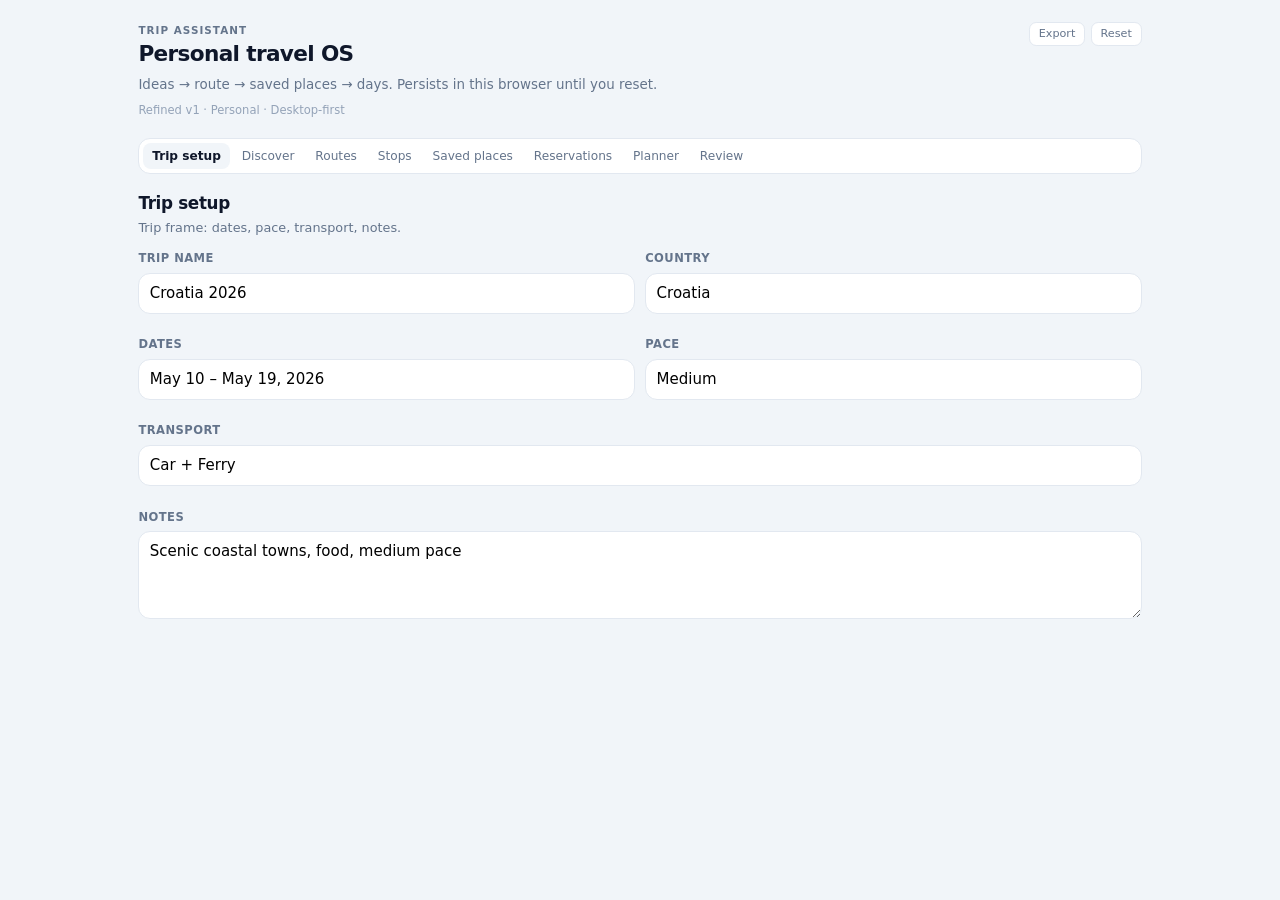
<file: Trip Assistant/prototype.html>
<!DOCTYPE html>
<html lang="en">
  <head>
    <meta charset="utf-8" />
    <meta name="viewport" content="width=device-width, initial-scale=1" />
    <title>Trip Assistant — prototype</title>
    <style>
      :root {
        --bg: #f1f5f9;
        --surface: #ffffff;
        --border: #e2e8f0;
        --text: #0f172a;
        --muted: #64748b;
        --primary: #1e293b;
        --primary-fg: #f8fafc;
        --radius: 1rem;
        --radius-sm: 0.75rem;
        --shadow: 0 1px 2px rgba(15, 23, 42, 0.05);
        --shadow-md: 0 4px 12px rgba(15, 23, 42, 0.06);
        --ring: #3b82f6;
      }
      * {
        box-sizing: border-box;
      }
      body {
        margin: 0;
        font-family: ui-sans-serif, system-ui, -apple-system, Segoe UI, Roboto,
          Helvetica, Arial, sans-serif;
        background: var(--bg);
        color: var(--text);
        line-height: 1.55;
        font-size: 15px;
      }
      .wrap {
        max-width: 1040px;
        margin: 0 auto;
        padding: 1.35rem 1.15rem 2.25rem;
      }
      header {
        margin-bottom: 1.15rem;
      }
      .header-top {
        display: flex;
        flex-wrap: wrap;
        align-items: flex-start;
        justify-content: space-between;
        gap: 0.75rem 1rem;
      }
      .header-top h1 {
        margin: 0.2rem 0 0;
        font-size: 1.35rem;
        font-weight: 600;
        letter-spacing: -0.03em;
        line-height: 1.25;
      }
      .eyebrow {
        font-size: 0.65rem;
        font-weight: 600;
        text-transform: uppercase;
        letter-spacing: 0.1em;
        color: var(--muted);
        margin: 0;
      }
      .sub {
        margin: 0.45rem 0 0;
        max-width: 38rem;
        color: var(--muted);
        font-size: 0.84rem;
        line-height: 1.45;
      }
      .header-meta {
        margin-top: 0.45rem;
        font-size: 0.72rem;
        color: #94a3b8;
      }
      .tabs {
        display: flex;
        flex-wrap: wrap;
        gap: 0.2rem;
        padding: 0.25rem;
        background: #fff;
        border: 1px solid var(--border);
        border-radius: var(--radius-sm);
        margin-bottom: 1rem;
      }
      .tabs button {
        border: none;
        background: transparent;
        color: var(--muted);
        font-size: 0.76rem;
        font-weight: 500;
        padding: 0.38rem 0.55rem;
        border-radius: 0.5rem;
        cursor: pointer;
        font-family: inherit;
      }
      .tabs button:hover {
        color: var(--text);
        background: #f1f5f9;
      }
      .tabs button:focus-visible {
        outline: 2px solid var(--ring);
        outline-offset: 2px;
      }
      .tabs button[aria-selected="true"] {
        background: #f1f5f9;
        color: var(--text);
        font-weight: 600;
      }

      .panel {
        display: none;
        animation: fade 0.14s ease;
      }
      .panel[aria-hidden="false"] {
        display: block;
      }
      @keyframes fade {
        from {
          opacity: 0;
        }
        to {
          opacity: 1;
        }
      }
      .panel h2 {
        margin: 0 0 0.2rem;
        font-size: 1.05rem;
        font-weight: 600;
        letter-spacing: -0.02em;
      }
      .panel > p.lead {
        margin: 0 0 0.75rem;
        color: var(--muted);
        font-size: 0.8rem;
        max-width: 40rem;
        line-height: 1.45;
      }

      .grid2 {
        display: grid;
        gap: 0.9rem;
      }
      @media (min-width: 860px) {
        .grid2 {
          grid-template-columns: 1fr minmax(220px, 260px);
          align-items: start;
        }
      }

      .card {
        background: var(--surface);
        border: 1px solid var(--border);
        border-radius: var(--radius-sm);
        padding: 0.75rem 0.85rem;
        box-shadow: var(--shadow);
      }
      .card h3 {
        margin: 0 0 0.35rem;
        font-size: 0.95rem;
        font-weight: 600;
      }
      .card p {
        margin: 0;
        font-size: 0.84rem;
        color: var(--muted);
      }
      .card + .card {
        margin-top: 0.45rem;
      }
      .card--selected {
        border-color: #94a3b8;
        background: linear-gradient(180deg, #fafbfc 0%, #fff 100%);
        box-shadow: var(--shadow-md);
      }
      .card--ghost {
        box-shadow: none;
        background: #f8fafc;
      }

      .filter-row {
        display: flex;
        flex-wrap: wrap;
        gap: 0.35rem;
        margin-bottom: 0.65rem;
      }
      .filter-row button {
        font-size: 0.72rem;
        font-weight: 500;
        padding: 0.35rem 0.65rem;
        border-radius: 999px;
        border: 1px solid var(--border);
        background: var(--surface);
        color: var(--muted);
        cursor: pointer;
        font-family: inherit;
      }
      .filter-row button:hover {
        border-color: #cbd5e1;
        color: var(--text);
      }
      .filter-row button:focus-visible {
        outline: 2px solid var(--ring);
        outline-offset: 2px;
      }
      .filter-row button[data-active="true"] {
        background: var(--primary);
        color: var(--primary-fg);
        border-color: var(--primary);
      }
      .rec-card[hidden] {
        display: none !important;
      }
      .rec-card .why {
        margin-top: 0.5rem;
        font-size: 0.82rem;
        color: #475569;
        line-height: 1.45;
      }
      .detour {
        float: right;
        font-size: 0.65rem;
        font-weight: 600;
        text-transform: uppercase;
        letter-spacing: 0.04em;
        color: var(--muted);
        margin-left: 0.5rem;
      }

      .tag-row {
        display: flex;
        flex-wrap: wrap;
        gap: 0.35rem;
        margin-top: 0.55rem;
      }
      .tag {
        font-size: 0.68rem;
        padding: 0.12rem 0.45rem;
        border-radius: 0.4rem;
        border: 1px solid var(--border);
        color: var(--muted);
        background: #fff;
      }
      .pill {
        font-size: 0.62rem;
        padding: 0.18rem 0.5rem;
        border-radius: 999px;
        background: #f1f5f9;
        color: var(--muted);
        font-weight: 600;
      }
      .pill--must {
        background: #1e293b;
        color: #f8fafc;
      }
      .pill--want {
        background: #e2e8f0;
        color: #334155;
      }
      .pill--maybe {
        background: #fff;
        border: 1px solid var(--border);
      }

      .list-compact {
        margin: 0;
        padding-left: 1.1rem;
        font-size: 0.85rem;
        color: var(--text);
      }
      .list-compact li {
        margin: 0.28rem 0;
      }

      .warn {
        border-color: #fbbf24;
        background: linear-gradient(180deg, #fffbeb 0%, #fff 100%);
      }
      .ok {
        border-color: #4ade80;
        background: linear-gradient(180deg, #f0fdf4 0%, #fff 100%);
      }

      aside.note {
        font-size: 0.78rem;
        color: var(--muted);
        line-height: 1.45;
        border-left: 2px solid #e2e8f0;
        padding: 0.35rem 0 0.35rem 0.75rem;
        background: transparent;
      }
      aside.note strong {
        color: var(--text);
      }

      label {
        display: block;
        font-size: 0.72rem;
        font-weight: 600;
        color: var(--muted);
        margin-bottom: 0.3rem;
        text-transform: uppercase;
        letter-spacing: 0.04em;
      }
      input,
      textarea {
        width: 100%;
        border: 1px solid var(--border);
        border-radius: var(--radius-sm);
        padding: 0.5rem 0.65rem;
        font: inherit;
        margin-bottom: 0.75rem;
        background: #fff;
      }
      input:focus-visible,
      textarea:focus-visible {
        outline: 2px solid var(--ring);
        outline-offset: 0;
        border-color: transparent;
      }
      textarea {
        min-height: 88px;
        resize: vertical;
      }
      .form-grid {
        display: grid;
        gap: 0.65rem;
      }
      @media (min-width: 640px) {
        .form-grid.two {
          grid-template-columns: 1fr 1fr;
        }
      }

      .muted {
        color: var(--muted);
        font-size: 0.85rem;
      }

      .buckets {
        display: grid;
        gap: 0.45rem;
      }
      @media (min-width: 720px) {
        .planner3 {
          display: grid;
          grid-template-columns: 175px 1fr 210px;
          gap: 0.75rem;
          align-items: start;
        }
      }
      .bucket {
        background: #f8fafc;
        border: 1px solid #e2e8f0;
        border-radius: 0.5rem;
        padding: 0.55rem 0.65rem;
        font-size: 0.78rem;
      }
      .bucket .bucket-head {
        display: flex;
        align-items: center;
        justify-content: space-between;
        margin-bottom: 0.45rem;
      }
      .bucket .bucket-head strong {
        font-size: 0.72rem;
        text-transform: uppercase;
        letter-spacing: 0.06em;
        color: var(--muted);
      }
      .bucket .count {
        font-size: 0.62rem;
        font-weight: 600;
        color: var(--muted);
        background: #fff;
        border: 1px solid var(--border);
        padding: 0.1rem 0.4rem;
        border-radius: 999px;
      }
      .bucket .hint {
        font-size: 0.68rem;
        color: #94a3b8;
        margin-bottom: 0.45rem;
      }
      .day-pill {
        display: flex;
        align-items: flex-start;
        justify-content: space-between;
        gap: 0.5rem;
      }
      .btn-row {
        display: flex;
        flex-wrap: wrap;
        align-items: center;
        gap: 0.45rem;
        margin-top: 0.65rem;
      }
      .btn {
        font-size: 0.78rem;
        font-weight: 500;
        padding: 0.45rem 0.75rem;
        border-radius: var(--radius-sm);
        border: 1px solid var(--border);
        background: var(--surface);
        cursor: default;
        font-family: inherit;
        color: var(--text);
      }
      .btn--primary {
        background: var(--primary);
        color: var(--primary-fg);
        border-color: var(--primary);
      }
      .btn--ghost {
        background: transparent;
        color: var(--muted);
      }
      .btn:not(:disabled),
      button.day-card {
        cursor: pointer;
      }
      .btn:disabled {
        opacity: 0.45;
        cursor: not-allowed;
      }

      .header-actions {
        display: flex;
        flex-wrap: wrap;
        gap: 0.35rem;
        align-items: center;
      }
      .header-actions button {
        font-size: 0.7rem;
        padding: 0.3rem 0.55rem;
        border-radius: 0.45rem;
        border: 1px solid var(--border);
        background: #fff;
        color: var(--muted);
        cursor: pointer;
        font-family: inherit;
      }
      .header-actions button:hover {
        color: var(--text);
        border-color: #cbd5e1;
      }
      .header-actions button:focus-visible {
        outline: 2px solid var(--ring);
        outline-offset: 2px;
      }

      .rec-footer {
        display: flex;
        justify-content: flex-end;
        margin-top: 0.55rem;
        padding-top: 0.5rem;
        border-top: 1px solid #f1f5f9;
      }
      .btn-save {
        font-size: 0.78rem;
        font-weight: 500;
        padding: 0.4rem 0.85rem;
        border-radius: var(--radius-sm);
        border: 1px solid var(--primary);
        background: var(--primary);
        color: var(--primary-fg);
        cursor: pointer;
        font-family: inherit;
      }
      .btn-save:hover {
        opacity: 0.92;
      }
      .btn-save:focus-visible {
        outline: 2px solid var(--ring);
        outline-offset: 2px;
      }
      .btn-save:disabled {
        opacity: 0.4;
        cursor: default;
      }
      .rec-card.is-saved {
        display: none !important;
      }

      #discover-empty {
        display: none;
        padding: 1rem;
        text-align: center;
        font-size: 0.8rem;
        color: var(--muted);
        border: 1px dashed #e2e8f0;
        border-radius: var(--radius-sm);
        background: #fafafa;
      }
      #discover-empty.is-visible {
        display: block;
      }

      .route-option {
        cursor: pointer;
        transition: border-color 0.12s ease, box-shadow 0.12s ease;
      }
      .route-option:focus-visible {
        outline: 2px solid var(--ring);
        outline-offset: 2px;
      }

      button.day-card {
        width: 100%;
        text-align: left;
        font: inherit;
        border: 1px solid var(--border);
        border-radius: var(--radius-sm);
        padding: 0.75rem 0.85rem;
        background: #fff;
        margin-top: 0.5rem;
      }
      button.day-card[aria-current="true"] {
        border-color: #64748b;
        box-shadow: var(--shadow-md);
        background: linear-gradient(180deg, #f8fafc 0%, #fff 100%);
      }

      .bucket-line {
        display: flex;
        align-items: flex-start;
        justify-content: space-between;
        gap: 0.5rem;
        margin-top: 0.35rem;
        font-size: 0.8rem;
      }
      .bucket-line button.rm {
        flex-shrink: 0;
        border: none;
        background: transparent;
        color: var(--muted);
        cursor: pointer;
        font-size: 1rem;
        line-height: 1;
        padding: 0 0.2rem;
      }
      .bucket-line button.rm:hover {
        color: #b91c1c;
      }

      .quick-add {
        margin-top: 0.85rem;
        padding: 0.75rem 0.85rem;
        border: 1px dashed #e2e8f0;
        border-radius: var(--radius-sm);
        background: rgba(255, 255, 255, 0.5);
      }
      .quick-add h3 {
        margin: 0 0 0.5rem;
        font-size: 0.82rem;
      }
      .quick-add .form-grid {
        grid-template-columns: 1fr 1fr;
      }
      @media (max-width: 560px) {
        .quick-add .form-grid {
          grid-template-columns: 1fr;
        }
      }

      .toast {
        position: fixed;
        bottom: 1.25rem;
        right: 1.25rem;
        max-width: 320px;
        padding: 0.75rem 1rem;
        font-size: 0.84rem;
        background: var(--primary);
        color: var(--primary-fg);
        border-radius: var(--radius-sm);
        box-shadow: var(--shadow-md);
        z-index: 100;
        opacity: 0;
        transform: translateY(8px);
        pointer-events: none;
        transition: opacity 0.2s, transform 0.2s;
      }
      .toast.is-on {
        opacity: 1;
        transform: translateY(0);
      }

      .place-row[hidden] {
        display: none !important;
      }
      .place-meta {
        display: flex;
        flex-wrap: wrap;
        gap: 0.4rem;
        align-items: center;
        margin-top: 0.45rem;
      }
      .sr-only {
        position: absolute;
        width: 1px;
        height: 1px;
        padding: 0;
        margin: -1px;
        overflow: hidden;
        clip: rect(0, 0, 0, 0);
        border: 0;
      }
    </style>
  </head>
  <body>
    <div class="wrap">
      <header>
        <div class="header-top">
          <div>
            <p class="eyebrow">Trip Assistant</p>
            <h1>Personal travel OS</h1>
          </div>
          <div class="header-actions">
            <button type="button" id="btn-export" title="Copy JSON to clipboard">
              Export
            </button>
            <button type="button" id="btn-reset" title="Clear saved data">
              Reset
            </button>
          </div>
        </div>
        <p class="sub">
          Ideas → route → saved places → days. Persists in this browser until you reset.
        </p>
        <p class="header-meta">Refined v1 · Personal · Desktop-first</p>
      </header>

      <div class="tabs" role="tablist" aria-label="Main sections">
        <button type="button" role="tab" aria-selected="true" data-tab="setup" id="tab-setup">
          Trip setup
        </button>
        <button type="button" role="tab" aria-selected="false" data-tab="discover" id="tab-discover">
          Discover
        </button>
        <button type="button" role="tab" aria-selected="false" data-tab="routes" id="tab-routes">
          Routes
        </button>
        <button type="button" role="tab" aria-selected="false" data-tab="stops" id="tab-stops">
          Stops
        </button>
        <button type="button" role="tab" aria-selected="false" data-tab="places" id="tab-places">
          Saved places
        </button>
        <button type="button" role="tab" aria-selected="false" data-tab="res" id="tab-res">
          Reservations
        </button>
        <button type="button" role="tab" aria-selected="false" data-tab="planner" id="tab-planner">
          Planner
        </button>
        <button type="button" role="tab" aria-selected="false" data-tab="review" id="tab-review">
          Review
        </button>
      </div>

      <section
        class="panel"
        id="panel-setup"
        role="tabpanel"
        aria-labelledby="tab-setup"
        aria-hidden="false"
      >
        <h2>Trip setup</h2>
        <p class="lead">Trip frame: dates, pace, transport, notes.</p>
        <div class="form-grid two">
          <div>
            <label for="t-name">Trip name</label>
            <input id="t-name" value="Croatia 2026" autocomplete="off" />
          </div>
          <div>
            <label for="t-country">Country</label>
            <input id="t-country" value="Croatia" autocomplete="off" />
          </div>
          <div>
            <label for="t-dates">Dates</label>
            <input id="t-dates" value="May 10 – May 19, 2026" autocomplete="off" />
          </div>
          <div>
            <label for="t-pace">Pace</label>
            <input id="t-pace" value="Medium" autocomplete="off" />
          </div>
          <div style="grid-column: 1 / -1">
            <label for="t-transport">Transport</label>
            <input id="t-transport" value="Car + Ferry" autocomplete="off" />
          </div>
          <div style="grid-column: 1 / -1">
            <label for="t-notes">Notes</label>
            <textarea id="t-notes">Scenic coastal towns, food, medium pace</textarea>
          </div>
        </div>
      </section>

      <section class="panel" id="panel-discover" role="tabpanel" aria-labelledby="tab-discover" aria-hidden="true">
        <h2>Discover</h2>
        <p class="lead">Filter by tag. <strong>Save to places</strong> moves the card to Saved places.</p>
        <div class="grid2">
          <div>
            <div class="filter-row" id="discover-filters" aria-label="Filter by tag">
              <button type="button" data-filter="all" data-active="true">All</button>
              <button type="button" data-filter="scenic">Scenic</button>
              <button type="button" data-filter="food">Food</button>
              <button type="button" data-filter="must-see">Must-see</button>
              <button type="button" data-filter="worth-detour">Worth-detour</button>
              <button type="button" data-filter="low-effort">Low-effort</button>
              <button type="button" data-filter="full-day">Full-day</button>
            </div>
            <div id="discover-empty">All saved — see Saved places or Reset.</div>
            <div id="rec-list">
              <div class="card rec-card" data-rec-id="lokrum" data-tags="scenic low-effort half-day" data-location="Dubrovnik" data-kind="Day trip" data-duration="4h">
                <span class="detour">Low detour</span>
                <h3>Lokrum Island</h3>
                <p>Dubrovnik · Day trip · 4h · scenery + slower afternoon</p>
                <p class="why">Easy island escape — botanical walks, swimming, no car needed.</p>
                <div class="tag-row">
                  <span class="tag">scenic</span>
                  <span class="tag">low-effort</span>
                  <span class="tag">half-day</span>
                </div>
                <div class="rec-footer">
                  <button type="button" class="btn-save">Save to places</button>
                </div>
              </div>
              <div class="card rec-card" data-rec-id="bota" data-tags="food worth-detour midday" data-location="Ston" data-kind="Restaurant" data-duration="1.5h">
                <span class="detour">Medium detour</span>
                <h3>Bota Šare Oyster Lunch</h3>
                <p>Ston · Restaurant · 1.5h · food-first transit stop</p>
                <p class="why">Renowned oysters when the coastal road passes Ston.</p>
                <div class="tag-row">
                  <span class="tag">food</span>
                  <span class="tag">worth-detour</span>
                  <span class="tag">midday</span>
                </div>
                <div class="rec-footer">
                  <button type="button" class="btn-save">Save to places</button>
                </div>
              </div>
              <div class="card rec-card" data-rec-id="marjan" data-tags="scenic low-effort evening" data-location="Split" data-kind="Scenic" data-duration="2h">
                <span class="detour">Low detour</span>
                <h3>Marjan Hill Sunset</h3>
                <p>Split · Scenic · 2h · low-effort evening</p>
                <p class="why">Golden views without a long hike.</p>
                <div class="tag-row">
                  <span class="tag">scenic</span>
                  <span class="tag">low-effort</span>
                  <span class="tag">evening</span>
                </div>
                <div class="rec-footer">
                  <button type="button" class="btn-save">Save to places</button>
                </div>
              </div>
              <div class="card rec-card" data-rec-id="bluecave" data-tags="full-day must-see high-effort" data-location="Split" data-kind="Day trip" data-duration="8h">
                <span class="detour">High detour</span>
                <h3>Blue Cave boat day</h3>
                <p>Split · Day trip · 8h · high-energy day</p>
                <p class="why">Classic island-hopping — book ahead, full day.</p>
                <div class="tag-row">
                  <span class="tag">full-day</span>
                  <span class="tag">must-see</span>
                  <span class="tag">high-effort</span>
                </div>
                <div class="rec-footer">
                  <button type="button" class="btn-save">Save to places</button>
                </div>
              </div>
              <div class="card rec-card" data-rec-id="breakfast" data-tags="food low-effort morning" data-location="Dubrovnik" data-kind="Restaurant" data-duration="1h">
                <span class="detour">Low detour</span>
                <h3>Old Town breakfast lane</h3>
                <p>Dubrovnik · Restaurant · 1h · easy first-morning option</p>
                <p class="why">Quiet lanes before midday crowds peak.</p>
                <div class="tag-row">
                  <span class="tag">food</span>
                  <span class="tag">low-effort</span>
                  <span class="tag">morning</span>
                </div>
                <div class="rec-footer">
                  <button type="button" class="btn-save">Save to places</button>
                </div>
              </div>
              <div class="card rec-card" data-rec-id="klis" data-tags="scenic worth-detour afternoon" data-location="Split" data-kind="Attraction" data-duration="2.5h">
                <span class="detour">Medium detour</span>
                <h3>Klis Fortress</h3>
                <p>Split · Attraction · 2.5h · views worth the drive</p>
                <p class="why">Panoramas over Split and the coast.</p>
                <div class="tag-row">
                  <span class="tag">scenic</span>
                  <span class="tag">worth-detour</span>
                  <span class="tag">afternoon</span>
                </div>
                <div class="rec-footer">
                  <button type="button" class="btn-save">Save to places</button>
                </div>
              </div>
            </div>
          </div>
          <aside class="note">
            <strong>Context</strong> — With a coastal route, Dubrovnik → Korčula → Split matches a medium pace and keeps ferry days breathable.
          </aside>
        </div>
      </section>

      <section class="panel" id="panel-routes" role="tabpanel" aria-labelledby="tab-routes" aria-hidden="true">
        <h2>Routes</h2>
        <p class="lead">Select a route; pros and tradeoffs update on the right.</p>
        <div class="grid2">
          <div id="route-list">
            <div class="card card--selected route-option" data-route="coastal" role="button" tabindex="0">
              <h3>Coastal balance</h3>
              <p><strong style="color: var(--text); font-weight: 600">Dubrovnik → Korčula → Split</strong></p>
              <p style="margin-top: 0.5rem">
                Best mix of islands and city time without rushing the coast.
              </p>
            </div>
            <div class="card route-option" data-route="less" role="button" tabindex="0">
              <h3>Less switching</h3>
              <p><strong style="color: var(--text); font-weight: 600">Dubrovnik → Split</strong></p>
              <p style="margin-top: 0.5rem">Fewer moves; longer stretches in each base.</p>
            </div>
            <div class="card route-option" data-route="loop" role="button" tabindex="0">
              <h3>Ambitious scenic loop</h3>
              <p><strong style="color: var(--text); font-weight: 600">Dubrovnik → Korčula → Hvar → Split</strong></p>
              <p style="margin-top: 0.5rem">Maximum scenery; higher pace and more ferries.</p>
            </div>
          </div>
          <aside class="card" id="route-detail" style="padding: 0.85rem 0.95rem">
            <h3 style="margin-top: 0; font-size: 0.95rem" id="route-detail-title">Selected: Coastal balance</h3>
            <p id="route-detail-summary" class="muted" style="margin-bottom: 0.75rem; font-size: 0.84rem">
              Best mix of islands and city without rushing.
            </p>
            <p class="muted" style="margin-bottom: 0.5rem; font-size: 0.72rem; text-transform: uppercase; letter-spacing: 0.06em">Pros</p>
            <ul class="list-compact" id="route-detail-pros">
              <li>Two island bases</li>
              <li>Ferry rhythm fits medium pace</li>
              <li>Korčula breaks up the drive</li>
            </ul>
            <p class="muted" style="margin: 0.85rem 0 0.45rem; font-size: 0.72rem; text-transform: uppercase; letter-spacing: 0.06em">Tradeoffs</p>
            <ul class="list-compact" style="color: var(--muted)" id="route-detail-cons">
              <li>One extra ferry hop</li>
              <li>Luggage moves more often</li>
            </ul>
          </aside>
        </div>
      </section>

      <section class="panel" id="panel-stops" role="tabpanel" aria-labelledby="tab-stops" aria-hidden="true">
        <h2>Stops</h2>
        <p class="lead">Order, nights, stay, transit between bases.</p>
        <div class="grid2">
          <div>
            <div class="card">
              <div class="day-pill">
                <span class="pill">1</span>
                <h3 style="margin: 0">Dubrovnik</h3>
              </div>
              <p style="margin-top: 0.5rem">3 nights · Old Town Apartment</p>
              <p class="muted">Southern Dalmatia · Transit: Arrival</p>
            </div>
            <div class="card">
              <div class="day-pill">
                <span class="pill">2</span>
                <h3 style="margin: 0">Korčula</h3>
              </div>
              <p style="margin-top: 0.5rem">2 nights · Seafront Guesthouse</p>
              <p class="muted">Island stop · Transit: Ferry from Dubrovnik</p>
            </div>
            <div class="card">
              <div class="day-pill">
                <span class="pill">3</span>
                <h3 style="margin: 0">Split</h3>
              </div>
              <p style="margin-top: 0.5rem">4 nights · Diocletian Palace Studio</p>
              <p class="muted">Central Dalmatia · Transit: Ferry from Korčula</p>
            </div>
          </div>
          <aside>
            <div class="card">
              <h3 style="margin-top: 0; font-size: 0.9rem">At a glance by base</h3>
              <p style="font-size: 0.84rem; line-height: 1.5">
                <strong>Dubrovnik</strong> — 3 saved-place ideas tied here, 1 reservation.<br />
                <strong>Korčula</strong> — 1 place, ferry anchor on the timeline.<br />
                <strong>Split</strong> — 1 place, 1 dinner reservation.
              </p>
            </div>
          </aside>
        </div>
      </section>

      <section class="panel" id="panel-places" role="tabpanel" aria-labelledby="tab-places" aria-hidden="true">
        <h2>Saved places</h2>
        <p class="lead">Search filters the list below. Quick-add appends a row.</p>
        <label for="place-search" class="sr-only">Search saved places</label>
        <input
          id="place-search"
          type="search"
          placeholder="Search…"
          autocomplete="off"
          style="max-width: 20rem; margin-bottom: 0.65rem"
        />
        <div id="place-list">
          <div class="card place-row" data-place-id="walls" data-search="dubrovnik city walls dubrovnik attraction must 2h blog shortlist">
            <h3>Dubrovnik City Walls</h3>
            <p>Dubrovnik · Attraction · 2h · Blog shortlist</p>
            <div class="place-meta">
              <span class="pill pill--must">must</span>
              <span class="pill">Attraction</span>
            </div>
          </div>
          <div class="card place-row" data-place-id="buza" data-search="buza bar dubrovnik food drink want 1.5h youtube">
            <h3>Buza Bar</h3>
            <p>Dubrovnik · Food/Drink · 1.5h · YouTube</p>
            <div class="place-meta">
              <span class="pill pill--want">want</span>
              <span class="pill">Food/Drink</span>
            </div>
          </div>
          <div class="card place-row" data-place-id="korcula" data-search="korcula old town korčula neighborhood must 3h manual">
            <h3>Korčula Old Town</h3>
            <p>Korčula · Neighborhood · 3h · Manual</p>
            <div class="place-meta">
              <span class="pill pill--must">must</span>
              <span class="pill">Neighborhood</span>
            </div>
          </div>
          <div class="card place-row" data-place-id="ston" data-search="ston oyster between stops scenic maybe 1h influencer">
            <h3>Ston Oyster Stop</h3>
            <p>Between stops · Scenic stop · 1h · Influencer</p>
            <div class="place-meta">
              <span class="pill pill--maybe">maybe</span>
              <span class="pill">Scenic stop</span>
            </div>
          </div>
          <div class="card place-row" data-place-id="palace" data-search="diocletian palace split attraction must 2h trip review synthesis">
            <h3>Diocletian Palace</h3>
            <p>Split · Attraction · 2h · Trip review synthesis</p>
            <div class="place-meta">
              <span class="pill pill--must">must</span>
              <span class="pill">Attraction</span>
            </div>
          </div>
        </div>
        <div class="quick-add" id="quick-add">
          <h3>Quick add place</h3>
          <form class="form-grid" id="form-quick-place" action="javascript:void(0)">
            <div style="grid-column: 1 / -1">
              <label for="qa-name">Name</label>
              <input id="qa-name" required placeholder="e.g. Hidden cove" autocomplete="off" />
            </div>
            <div>
              <label for="qa-stop">Stop / area</label>
              <select id="qa-stop" style="width: 100%; margin-bottom: 0.75rem; padding: 0.5rem; border-radius: 0.65rem; border: 1px solid var(--border); font: inherit">
                <option>Dubrovnik</option>
                <option>Korčula</option>
                <option>Split</option>
                <option>Between stops</option>
              </select>
            </div>
            <div>
              <label for="qa-prio">Priority</label>
              <select id="qa-prio" style="width: 100%; margin-bottom: 0.75rem; padding: 0.5rem; border-radius: 0.65rem; border: 1px solid var(--border); font: inherit">
                <option value="must">must</option>
                <option value="want" selected>want</option>
                <option value="maybe">maybe</option>
              </select>
            </div>
            <div style="grid-column: 1 / -1">
              <button type="submit" class="btn btn--primary" style="width: 100%; padding: 0.5rem">Add place</button>
            </div>
          </form>
        </div>
      </section>

      <section class="panel" id="panel-res" role="tabpanel" aria-labelledby="tab-res" aria-hidden="true">
        <h2>Reservations</h2>
        <p class="lead">Fixed bookings only (separate from flexible places).</p>
        <div class="form-grid" style="grid-template-columns: repeat(auto-fill, minmax(240px, 1fr))">
          <div class="card">
            <span class="pill">Tour</span>
            <h3 style="margin-top: 0.4rem">Sunset Food Tour</h3>
            <p>May 11 · 18:00 · Dubrovnik</p>
          </div>
          <div class="card">
            <span class="pill">Ferry</span>
            <h3 style="margin-top: 0.4rem">Ferry to Korčula</h3>
            <p>May 13 · 10:30 · Transit</p>
          </div>
          <div class="card">
            <span class="pill">Restaurant</span>
            <h3 style="margin-top: 0.4rem">Dinner reservation</h3>
            <p>May 17 · 20:00 · Split</p>
          </div>
        </div>
      </section>

      <section class="panel" id="panel-planner" role="tabpanel" aria-labelledby="tab-planner" aria-hidden="true">
        <h2>Planner</h2>
        <p class="lead">Choose a day. <strong>Add to day</strong> stages into afternoon; × removes only what you added.</p>
        <div class="planner3">
          <div class="card card--ghost">
            <strong style="font-size: 0.72rem; color: var(--muted); text-transform: uppercase; letter-spacing: 0.07em">Days</strong>
            <button type="button" class="day-card" data-day="may11" aria-current="true">
              <strong>May 11</strong><br /><span class="muted" style="font-size: 0.8rem">Dubrovnik</span>
            </button>
            <button type="button" class="day-card" data-day="may12" aria-current="false">
              <strong>May 12</strong><br /><span class="muted" style="font-size: 0.8rem">Dubrovnik</span>
            </button>
            <button type="button" class="day-card" data-day="may13" aria-current="false">
              <strong>May 13</strong><br />
              <span class="muted" style="font-size: 0.8rem">Korčula</span>
              <span class="pill" style="margin-left: 0.35rem">Travel</span>
            </button>
          </div>
          <div id="planner-center-wrap">
            <div class="planner-slice" data-planner-day="may11">
              <div class="card" style="margin-bottom: 0.5rem; padding: 0.55rem 0.7rem">
                <p style="margin: 0; font-size: 0.84rem"><strong>May 11</strong> · Dubrovnik</p>
              </div>
              <div class="buckets">
                <div class="bucket" data-bucket="morning">
                  <div class="bucket-head">
                    <strong>Morning</strong>
                    <span class="count" data-count-for="may11-morning">1</span>
                  </div>
                  <div class="hint">Before noon</div>
                  <div data-fixed-lines>
                    09:00 — Old Town stroll <span class="pill" style="font-size: 0.55rem">custom</span>
                  </div>
                </div>
                <div class="bucket" data-bucket="afternoon">
                  <div class="bucket-head">
                    <strong>Afternoon</strong>
                    <span class="count" data-count-for="may11-afternoon">1</span>
                  </div>
                  <div class="hint">12:00 – 17:00</div>
                  <div data-fixed-lines>
                    14:00 — Dubrovnik City Walls <span class="pill" style="font-size: 0.55rem">place</span>
                  </div>
                  <div id="dyn-afternoon-may11"></div>
                </div>
                <div class="bucket" data-bucket="evening">
                  <div class="bucket-head">
                    <strong>Evening</strong>
                    <span class="count" data-count-for="may11-evening">1</span>
                  </div>
                  <div class="hint">From 17:00</div>
                  <div>18:00 — Sunset Food Tour <span class="pill" style="font-size: 0.55rem">reservation</span></div>
                </div>
              </div>
            </div>
            <div class="planner-slice" data-planner-day="may12" hidden>
              <div class="card" style="margin-bottom: 0.5rem; padding: 0.55rem 0.7rem">
                <p style="margin: 0; font-size: 0.84rem"><strong>May 12</strong> · Dubrovnik</p>
              </div>
              <div class="buckets">
                <div class="bucket">
                  <div class="bucket-head">
                    <strong>Morning</strong>
                    <span class="count" data-count-for="may12-morning">0</span>
                  </div>
                  <div class="hint">Before noon</div>
                  <div class="muted" style="font-size: 0.78rem">Nothing yet — add from Available.</div>
                </div>
                <div class="bucket">
                  <div class="bucket-head">
                    <strong>Afternoon</strong>
                    <span class="count" data-count-for="may12-afternoon">0</span>
                  </div>
                  <div class="hint">12:00 – 17:00</div>
                  <div id="dyn-afternoon-may12"></div>
                </div>
                <div class="bucket">
                  <div class="bucket-head">
                    <strong>Evening</strong>
                    <span class="count" data-count-for="may12-evening">0</span>
                  </div>
                  <div class="hint">From 17:00</div>
                  <div class="muted" style="font-size: 0.78rem">Open</div>
                </div>
              </div>
            </div>
            <div class="planner-slice" data-planner-day="may13" hidden>
              <div class="card" style="margin-bottom: 0.5rem; padding: 0.55rem 0.7rem">
                <p style="margin: 0; font-size: 0.84rem"><strong>May 13</strong> · Korčula</p>
                <p style="margin: 0.35rem 0 0; font-size: 0.72rem; color: #92400e">Travel day — go light.</p>
              </div>
              <div class="buckets">
                <div class="bucket">
                  <div class="bucket-head">
                    <strong>Morning</strong>
                    <span class="count" data-count-for="may13-morning">1</span>
                  </div>
                  <div class="hint">Before noon</div>
                  <div>08:00 — Pack + checkout <span class="pill" style="font-size: 0.55rem">custom</span></div>
                </div>
                <div class="bucket">
                  <div class="bucket-head">
                    <strong>Afternoon</strong>
                    <span class="count" data-count-for="may13-afternoon">1</span>
                  </div>
                  <div class="hint">Transit window</div>
                  <div>10:30 — Ferry to Korčula <span class="pill" style="font-size: 0.55rem">reservation</span></div>
                </div>
                <div class="bucket">
                  <div class="bucket-head">
                    <strong>Evening</strong>
                    <span class="count" data-count-for="may13-evening">1</span>
                  </div>
                  <div class="hint">From 17:00</div>
                  <div>16:00 — Korčula Old Town <span class="pill" style="font-size: 0.55rem">place</span></div>
                </div>
              </div>
            </div>
            <div class="btn-row">
              <button type="button" class="btn btn--primary" id="btn-rebuild" title="Shows what a rebuild could do">
                Rebuild day
              </button>
              <span class="muted" style="font-size: 0.7rem; margin-left: 0.25rem">Auto-fill & custom — not in prototype</span>
            </div>
          </div>
          <div class="card">
            <strong style="font-size: 0.7rem; color: var(--muted); text-transform: uppercase; letter-spacing: 0.06em">Available</strong>
            <p style="font-size: 0.76rem; margin: 0.35rem 0 0.5rem; color: var(--muted)">
              For <span id="avail-stop-label">Dubrovnik</span> · unscheduled only
            </p>
            <div id="available-stack">
              <div class="card card--ghost avail-row" id="avail-buza" data-place="buza" data-stops="dubrovnik" style="margin-top: 0">
                <p style="margin: 0; font-size: 0.82rem">Buza Bar · want · 1.5h</p>
                <button type="button" class="btn btn--primary" style="margin-top: 0.6rem; width: 100%" data-add-place="buza">
                  Add to day
                </button>
              </div>
            </div>
            <p class="muted" id="avail-empty" style="display: none; font-size: 0.76rem; margin-top: 0.5rem">Nothing to stage.</p>
          </div>
        </div>
      </section>

      <section class="panel" id="panel-review" role="tabpanel" aria-labelledby="tab-review" aria-hidden="true">
        <h2>Review</h2>
        <p class="lead">Warnings and sanity checks before you commit.</p>
        <div class="grid2">
          <div>
            <div class="card warn">
              <h3 style="margin-top: 0; font-size: 0.92rem">Must-do not on the timeline</h3>
              <p>Any “must” still only in Saved places (e.g. Diocletian Palace if not dragged to a day).</p>
            </div>
            <div class="card warn" style="margin-top: 0.65rem">
              <h3 style="margin-top: 0; font-size: 0.92rem">Heavy travel day</h3>
              <p>If a travel day has more than ~3–4 blocks, suggest trimming or moving flex items.</p>
            </div>
            <div class="card ok" style="margin-top: 0.65rem">
              <h3 style="margin-top: 0; font-size: 0.92rem">Route and anchors line up</h3>
              <p>Coastal balance selected; reservations appear on the planner alongside flexible blocks.</p>
            </div>
          </div>
          <aside class="note">
            <strong>Flow</strong> — Discover → route → places → reservations → planner → review.
          </aside>
        </div>
      </section>
    </div>

    <div id="toast" class="toast" role="status" aria-live="polite" aria-atomic="true"></div>

    <script>
      (function () {
        var STORAGE_KEY = "tripAssistantProto-v1";
        var ROUTE_DATA = {
          coastal: {
            label: "Coastal balance",
            summary: "Best mix of islands and city without rushing.",
            pros: ["Two island bases", "Ferry rhythm fits medium pace", "Korčula breaks up the drive"],
            cons: ["One extra ferry hop", "Luggage moves more often"],
          },
          less: {
            label: "Less switching",
            summary: "Fewer moves; more depth in fewer bases.",
            pros: ["Minimal transit days", "Simpler luggage"],
            cons: ["Skips Korčula", "Longer drive days if you add detours"],
          },
          loop: {
            label: "Ambitious scenic loop",
            summary: "Maximum scenery with an extra island.",
            pros: ["Hvar option", "Classic island trio"],
            cons: ["More ferries", "Higher overall pace"],
          },
        };

        var tabs = document.querySelectorAll('.tabs [role="tab"]');
        var panels = {
          setup: document.getElementById("panel-setup"),
          discover: document.getElementById("panel-discover"),
          routes: document.getElementById("panel-routes"),
          stops: document.getElementById("panel-stops"),
          places: document.getElementById("panel-places"),
          res: document.getElementById("panel-res"),
          planner: document.getElementById("panel-planner"),
          review: document.getElementById("panel-review"),
        };

        var state = {
          savedRecIds: [],
          route: "coastal",
          plannerDay: "may11",
          buzaDay: null,
          trip: {},
        };

        function loadState() {
          try {
            var raw = localStorage.getItem(STORAGE_KEY);
            if (!raw) return;
            var o = JSON.parse(raw);
            if (o.savedRecIds) state.savedRecIds = o.savedRecIds;
            if (o.route) state.route = o.route;
            if (o.plannerDay) state.plannerDay = o.plannerDay;
            if (o.buzaDay !== undefined) state.buzaDay = o.buzaDay;
            if (o.trip) state.trip = o.trip;
          } catch (e) {}
        }

        function saveState() {
          try {
            localStorage.setItem(STORAGE_KEY, JSON.stringify(state));
          } catch (e) {}
        }

        function show(name) {
          Object.keys(panels).forEach(function (key) {
            var p = panels[key];
            if (!p) return;
            var on = key === name;
            p.setAttribute("aria-hidden", on ? "false" : "true");
          });
          tabs.forEach(function (btn) {
            var on = btn.getAttribute("data-tab") === name;
            btn.setAttribute("aria-selected", on ? "true" : "false");
          });
          if (history.replaceState) {
            history.replaceState(null, "", name === "setup" ? "#" : "#" + name);
          }
        }

        tabs.forEach(function (btn) {
          btn.addEventListener("click", function () {
            show(btn.getAttribute("data-tab"));
          });
        });

        var hash = (location.hash || "").replace(/^#/, "");
        if (hash && panels[hash]) show(hash);

        function toast(msg) {
          var el = document.getElementById("toast");
          if (!el) return;
          el.textContent = msg;
          el.classList.add("is-on");
          clearTimeout(toast._t);
          toast._t = setTimeout(function () {
            el.classList.remove("is-on");
          }, 2600);
        }

        function applyTripToForm() {
          var t = state.trip;
          var map = {
            "t-name": "name",
            "t-country": "country",
            "t-dates": "dates",
            "t-pace": "pace",
            "t-transport": "transport",
            "t-notes": "notes",
          };
          Object.keys(map).forEach(function (id) {
            var inp = document.getElementById(id);
            if (inp && t[map[id]] != null) inp.value = t[map[id]];
          });
        }

        function readTripFromForm() {
          state.trip = {
            name: (document.getElementById("t-name") || {}).value || "",
            country: (document.getElementById("t-country") || {}).value || "",
            dates: (document.getElementById("t-dates") || {}).value || "",
            pace: (document.getElementById("t-pace") || {}).value || "",
            transport: (document.getElementById("t-transport") || {}).value || "",
            notes: (document.getElementById("t-notes") || {}).value || "",
          };
          saveState();
        }

        ["t-name", "t-country", "t-dates", "t-pace", "t-transport", "t-notes"].forEach(function (id) {
          var el = document.getElementById(id);
          if (!el) return;
          el.addEventListener("input", function () {
            readTripFromForm();
          });
        });

        function refreshDiscoverFilter() {
          var activeBtn = document.querySelector('#discover-filters button[data-active="true"]');
          var f = activeBtn ? activeBtn.getAttribute("data-filter") : "all";
          applyDiscoverFilter(f);
        }

        var filterBtns = document.querySelectorAll("#discover-filters button");
        function applyDiscoverFilter(active) {
          filterBtns.forEach(function (b) {
            b.setAttribute("data-active", b.getAttribute("data-filter") === active ? "true" : "false");
          });
          var recCards = document.querySelectorAll("#rec-list .rec-card");
          recCards.forEach(function (card) {
            if (card.classList.contains("is-saved")) {
              card.hidden = true;
              return;
            }
            var tags = (card.getAttribute("data-tags") || "").split(/\s+/);
            var visible = active === "all" || tags.indexOf(active) !== -1;
            card.hidden = !visible;
          });
          syncDiscoverEmpty();
        }
        filterBtns.forEach(function (b) {
          b.addEventListener("click", function () {
            applyDiscoverFilter(b.getAttribute("data-filter"));
          });
        });

        function syncDiscoverEmpty() {
          var empty = document.getElementById("discover-empty");
          var left = document.querySelectorAll("#rec-list .rec-card:not(.is-saved)").length;
          if (empty) empty.classList.toggle("is-visible", left === 0);
        }

        function addPlaceFromRec(card) {
          var id = card.getAttribute("data-rec-id");
          var placeId = "from-" + id;
          if (document.querySelector('#place-list [data-place-id="' + placeId + '"]')) return;
          var title = card.querySelector("h3");
          var name = title ? title.textContent.trim() : "Place";
          var loc = card.getAttribute("data-location") || "";
          var kind = card.getAttribute("data-kind") || "Spot";
          var dur = card.getAttribute("data-duration") || "";
          var search = (
            name +
            " " +
            loc +
            " " +
            kind +
            " want " +
            dur +
            " discover"
          )
            .toLowerCase()
            .replace(/\s+/g, " ");
          var row = document.createElement("div");
          row.className = "card place-row";
          row.setAttribute("data-place-id", placeId);
          row.setAttribute("data-search", search);
          row.innerHTML =
            "<h3>" +
            name +
            "</h3><p>" +
            loc +
            " · " +
            kind +
            " · " +
            dur +
            " · <span class=\"muted\">Discover</span></p><div class=\"place-meta\"><span class=\"pill pill--want\">want</span><span class=\"pill\">" +
            kind +
            "</span></div>";
          var list = document.getElementById("place-list");
          if (list) list.appendChild(row);
        }

        document.getElementById("rec-list").addEventListener("click", function (e) {
          var btn = e.target.closest(".btn-save");
          if (!btn) return;
          var card = btn.closest(".rec-card");
          if (!card || card.classList.contains("is-saved")) return;
          var rid = card.getAttribute("data-rec-id");
          card.classList.add("is-saved");
          if (state.savedRecIds.indexOf(rid) === -1) state.savedRecIds.push(rid);
          addPlaceFromRec(card);
          saveState();
          refreshDiscoverFilter();
          toast("Saved to places — check the Saved places tab.");
        });

        function applyRoute(routeKey) {
          state.route = routeKey;
          var data = ROUTE_DATA[routeKey];
          if (!data) return;
          document.querySelectorAll(".route-option").forEach(function (el) {
            var on = el.getAttribute("data-route") === routeKey;
            el.classList.toggle("card--selected", on);
          });
          var title = document.getElementById("route-detail-title");
          var sum = document.getElementById("route-detail-summary");
          var pros = document.getElementById("route-detail-pros");
          var cons = document.getElementById("route-detail-cons");
          if (title) title.textContent = "Selected: " + data.label;
          if (sum) sum.textContent = data.summary;
          if (pros) {
            pros.innerHTML = data.pros.map(function (p) {
              return "<li>" + p + "</li>";
            }).join("");
          }
          if (cons) {
            cons.innerHTML = data.cons.map(function (p) {
              return "<li>" + p + "</li>";
            }).join("");
          }
          saveState();
        }

        document.getElementById("route-list").addEventListener("click", function (e) {
          var opt = e.target.closest(".route-option");
          if (!opt) return;
          applyRoute(opt.getAttribute("data-route"));
        });
        document.getElementById("route-list").addEventListener("keydown", function (e) {
          if (e.key !== "Enter" && e.key !== " ") return;
          var opt = e.target.closest(".route-option");
          if (!opt) return;
          e.preventDefault();
          applyRoute(opt.getAttribute("data-route"));
        });

        function showPlannerDay(day) {
          state.plannerDay = day;
          document.querySelectorAll(".day-card").forEach(function (b) {
            b.setAttribute("aria-current", b.getAttribute("data-day") === day ? "true" : "false");
          });
          document.querySelectorAll(".planner-slice").forEach(function (slice) {
            var d = slice.getAttribute("data-planner-day");
            slice.hidden = d !== day;
          });
          var label = document.getElementById("avail-stop-label");
          if (label) label.textContent = day === "may13" ? "Korčula" : "Dubrovnik";
          syncAvailable();
          saveState();
        }

        document.getElementById("panel-planner").addEventListener("click", function (e) {
          var db = e.target.closest(".day-card");
          if (!db) return;
          showPlannerDay(db.getAttribute("data-day"));
        });

        function syncAvailable() {
          var row = document.getElementById("avail-buza");
          var empty = document.getElementById("avail-empty");
          if (!row) return;
          var day = state.plannerDay;
          var dub = day === "may11" || day === "may12";
          var show = dub && !state.buzaDay;
          row.hidden = !show;
          if (empty) empty.style.display = show ? "none" : "block";
        }

        function updateMay11AfternoonCount() {
          var n = document.getElementById("dyn-afternoon-may11");
          var c = document.querySelector('[data-count-for="may11-afternoon"]');
          if (c) c.textContent = String(1 + (n ? n.children.length : 0));
        }
        function updateMay12AfternoonCount() {
          var n = document.getElementById("dyn-afternoon-may12");
          var c = document.querySelector('[data-count-for="may12-afternoon"]');
          if (c) c.textContent = String(n ? n.children.length : 0);
        }

        function addBuzaToDay() {
          var day = state.plannerDay;
          if (day !== "may11" && day !== "may12") return;
          if (state.buzaDay) return;
          var target = document.getElementById(day === "may11" ? "dyn-afternoon-may11" : "dyn-afternoon-may12");
          if (!target) return;
          var line = document.createElement("div");
          line.className = "bucket-line";
          line.setAttribute("data-dynamic", "buza");
          line.innerHTML =
            '<span>14:00 — Buza Bar <span class="pill" style="font-size:0.55rem">place</span></span><button type="button" class="rm" aria-label="Remove" title="Remove from day">×</button>';
          target.appendChild(line);
          state.buzaDay = day;
          saveState();
          syncAvailable();
          if (day === "may11") updateMay11AfternoonCount();
          else updateMay12AfternoonCount();
          toast("Buza Bar added to " + (day === "may11" ? "May 11" : "May 12") + ".");
        }

        document.getElementById("available-stack").addEventListener("click", function (e) {
          var b = e.target.closest("[data-add-place]");
          if (!b) return;
          addBuzaToDay();
        });

        document.getElementById("planner-center-wrap").addEventListener("click", function (e) {
          var rm = e.target.closest(".rm");
          if (!rm) return;
          var line = rm.closest(".bucket-line");
          if (!line || !line.getAttribute("data-dynamic")) return;
          var parent = line.parentNode;
          line.remove();
          state.buzaDay = null;
          saveState();
          syncAvailable();
          if (parent && parent.id === "dyn-afternoon-may11") updateMay11AfternoonCount();
          if (parent && parent.id === "dyn-afternoon-may12") updateMay12AfternoonCount();
          toast("Removed from day — back in Available when Dubrovnik days are selected.");
        });

        document.getElementById("btn-rebuild").addEventListener("click", function () {
          toast(
            "Rebuild: would keep pinned items and suggest 1–2 unscheduled places for this stop (prototype)."
          );
        });

        var searchInput = document.getElementById("place-search");
        function applyPlaceSearch() {
          var q = (searchInput.value || "").trim().toLowerCase();
          var placeRows = document.querySelectorAll("#place-list .place-row");
          placeRows.forEach(function (row) {
            var hay = (row.getAttribute("data-search") || "").toLowerCase();
            row.hidden = q.length > 0 && hay.indexOf(q) === -1;
          });
        }
        if (searchInput) searchInput.addEventListener("input", applyPlaceSearch);

        document.getElementById("form-quick-place").addEventListener("submit", function (e) {
          e.preventDefault();
          var nameEl = document.getElementById("qa-name");
          var stopEl = document.getElementById("qa-stop");
          var prioEl = document.getElementById("qa-prio");
          var name = (nameEl.value || "").trim();
          if (!name) return;
          var stop = stopEl.options[stopEl.selectedIndex].text;
          var prio = prioEl.value;
          var id = "qa-" + Date.now();
          var pillClass = prio === "must" ? "pill--must" : prio === "want" ? "pill--want" : "pill--maybe";
          var search = (name + " " + stop + " " + prio + " manual").toLowerCase();
          var row = document.createElement("div");
          row.className = "card place-row";
          row.setAttribute("data-place-id", id);
          row.setAttribute("data-search", search);
          row.innerHTML =
            "<h3>" +
            name +
            "</h3><p>" +
            stop +
            " · Note · <span class=\"muted\">Manual</span></p><div class=\"place-meta\"><span class=\"pill " +
            pillClass +
            '">' +
            prio +
            '</span><span class="pill">Note</span></div>';
          document.getElementById("place-list").appendChild(row);
          nameEl.value = "";
          readTripFromForm();
          toast("Place added to Saved places.");
        });

        document.getElementById("btn-export").addEventListener("click", function () {
          readTripFromForm();
          var payload = { version: 1, savedAt: new Date().toISOString(), state: state };
          var text = JSON.stringify(payload, null, 2);
          if (navigator.clipboard && navigator.clipboard.writeText) {
            navigator.clipboard.writeText(text).then(
              function () {
                toast("State JSON copied to clipboard.");
              },
              function () {
                prompt("Copy this JSON:", text);
              }
            );
          } else {
            prompt("Copy this JSON:", text);
          }
        });

        document.getElementById("btn-reset").addEventListener("click", function () {
          if (!confirm("Reset all prototype data in this browser?")) return;
          localStorage.removeItem(STORAGE_KEY);
          location.reload();
        });

        var tablist = document.querySelector(".tabs");
        if (tablist) {
          tablist.addEventListener("keydown", function (e) {
            var keys = { ArrowLeft: -1, ArrowRight: 1 };
            if (keys[e.key] === undefined) return;
            var list = Array.prototype.slice.call(tabs);
            var i = list.indexOf(document.activeElement);
            if (i === -1) return;
            e.preventDefault();
            var next = list[i + keys[e.key]];
            if (next) next.focus();
          });
        }

        /* Init */
        loadState();
        if (state.trip && state.trip.name) applyTripToForm();
        state.savedRecIds.forEach(function (rid) {
          var card = document.querySelector('#rec-list [data-rec-id="' + rid + '"]');
          if (card) {
            card.classList.add("is-saved");
            addPlaceFromRec(card);
          }
        });
        refreshDiscoverFilter();
        applyRoute(state.route || "coastal");
        showPlannerDay(state.plannerDay || "may11");
        if (state.buzaDay === "may11" || state.buzaDay === "may12") {
          var targetId = state.buzaDay === "may11" ? "dyn-afternoon-may11" : "dyn-afternoon-may12";
          var target = document.getElementById(targetId);
          if (target && target.children.length === 0) {
            var line = document.createElement("div");
            line.className = "bucket-line";
            line.setAttribute("data-dynamic", "buza");
            line.innerHTML =
              '<span>14:00 — Buza Bar <span class="pill" style="font-size:0.55rem">place</span></span><button type="button" class="rm" aria-label="Remove">×</button>';
            target.appendChild(line);
          }
        }
        updateMay11AfternoonCount();
        updateMay12AfternoonCount();
        syncAvailable();
      })();
    </script>
  </body>
</html>
</file>
<file: Puzzle/css/style.css>
:root {
  --bg: #0f1419;
  --panel: #1a222d;
  --text: #e7ecf1;
  --muted: #8b9aab;
  --accent: #3ecf8e;
  --accent-dim: #2a9d66;
  --blocked: #0a0e12;
  --given: #2d3a4d;
  --cell-border: #2f3d4f;
  --error: #e85d6f;
  --font: "SF Pro Text", "Segoe UI", system-ui, sans-serif;
  --mono: ui-monospace, "Cascadia Code", monospace;
}

* {
  box-sizing: border-box;
}

body {
  margin: 0;
  min-height: 100vh;
  font-family: var(--font);
  background: radial-gradient(ellipse 120% 80% at 50% -20%, #1a2f28 0%, var(--bg) 55%);
  color: var(--text);
  line-height: 1.5;
}

main {
  max-width: 520px;
  margin: 0 auto;
  padding: 1.5rem 1.25rem 3rem;
}

header {
  margin-bottom: 1.25rem;
}

header h1 {
  font-size: 1.35rem;
  font-weight: 650;
  letter-spacing: -0.02em;
  margin: 0 0 0.35rem;
}

header p {
  margin: 0;
  font-size: 0.9rem;
  color: var(--muted);
}

header p.subtitle {
  margin-top: 0.25rem;
  font-size: 0.8rem;
  color: var(--muted);
  opacity: 0.95;
}

.panel {
  background: var(--panel);
  border-radius: 14px;
  padding: 1rem 1.1rem;
  border: 1px solid rgba(255, 255, 255, 0.06);
  box-shadow: 0 12px 40px rgba(0, 0, 0, 0.35);
}

.clues {
  margin: 0 0 1rem;
  padding: 0;
  list-style: none;
  font-size: 0.88rem;
  color: var(--muted);
}

.clues li {
  margin-bottom: 0.45rem;
  padding-left: 0.65rem;
  border-left: 3px solid var(--accent-dim);
}

.clues strong {
  color: var(--accent);
  font-weight: 600;
}

.grid-wrap {
  display: flex;
  justify-content: center;
  margin-bottom: 1rem;
}

.grid {
  display: grid;
  gap: 4px;
  padding: 6px;
  background: var(--blocked);
  border-radius: 10px;
}

.cell {
  width: clamp(44px, 12vw, 56px);
  height: clamp(44px, 12vw, 56px);
  border-radius: 8px;
  border: 1px solid var(--cell-border);
  display: flex;
  align-items: center;
  justify-content: center;
  font-family: var(--mono);
  font-size: clamp(1.1rem, 4vw, 1.35rem);
  font-weight: 600;
  text-transform: uppercase;
  cursor: default;
  user-select: none;
  transition: background 0.12s, border-color 0.12s, box-shadow 0.12s;
}

.cell.blocked {
  background: var(--blocked);
  border-color: transparent;
  pointer-events: none;
}

.cell.given {
  background: var(--given);
  color: #b8c5d6;
  border-color: #3d4f66;
}

.cell.editable {
  background: #243040;
  color: var(--text);
  cursor: pointer;
}

.cell.editable:hover {
  background: #2a3849;
}

.cell.editable:focus {
  outline: none;
  border-color: var(--accent);
  box-shadow: 0 0 0 2px rgba(62, 207, 142, 0.35);
}

.cell.editable.error {
  border-color: var(--error);
  box-shadow: 0 0 0 2px rgba(232, 93, 111, 0.35);
}

.actions {
  display: flex;
  flex-wrap: wrap;
  gap: 0.5rem;
  margin-bottom: 0.75rem;
}

button {
  font-family: var(--font);
  font-size: 0.9rem;
  font-weight: 600;
  padding: 0.55rem 1rem;
  border-radius: 9px;
  border: none;
  cursor: pointer;
  background: var(--accent);
  color: #0a120e;
}

button:hover {
  filter: brightness(1.06);
}

button.secondary {
  background: #334155;
  color: var(--text);
}

button.secondary:hover {
  background: #3d4d63;
}

.status {
  min-height: 1.5rem;
  font-size: 0.88rem;
  color: var(--muted);
}

.status.ok {
  color: var(--accent);
  font-weight: 600;
}

.status.bad {
  color: var(--error);
}

.puzzle-pickers {
  margin-top: 1.25rem;
  display: flex;
  align-items: flex-end;
  gap: 1rem;
  flex-wrap: wrap;
  font-size: 0.85rem;
  color: var(--muted);
}

.picker-field {
  display: flex;
  flex-direction: column;
  gap: 0.3rem;
  min-width: min(100%, 200px);
  flex: 1 1 160px;
}

.picker-field label {
  font-weight: 500;
}

.puzzle-pickers select {
  font: inherit;
  padding: 0.35rem 0.6rem;
  border-radius: 8px;
  border: 1px solid var(--cell-border);
  background: var(--blocked);
  color: var(--text);
  width: 100%;
}

/* Tighter cells when the grid has more columns */
.grid[data-cols="6"] .cell,
.grid[data-cols="7"] .cell {
  width: clamp(36px, 10vw, 48px);
  height: clamp(36px, 10vw, 48px);
  font-size: clamp(0.95rem, 3.2vw, 1.15rem);
}

.grid[data-rows="6"] .cell,
.grid[data-rows="7"] .cell,
.grid[data-rows="8"] .cell {
  width: clamp(36px, 10vw, 48px);
  height: clamp(36px, 10vw, 48px);
  font-size: clamp(0.95rem, 3.2vw, 1.15rem);
}

footer {
  margin-top: 2rem;
  font-size: 0.78rem;
  color: var(--muted);
  text-align: center;
}
</file>
